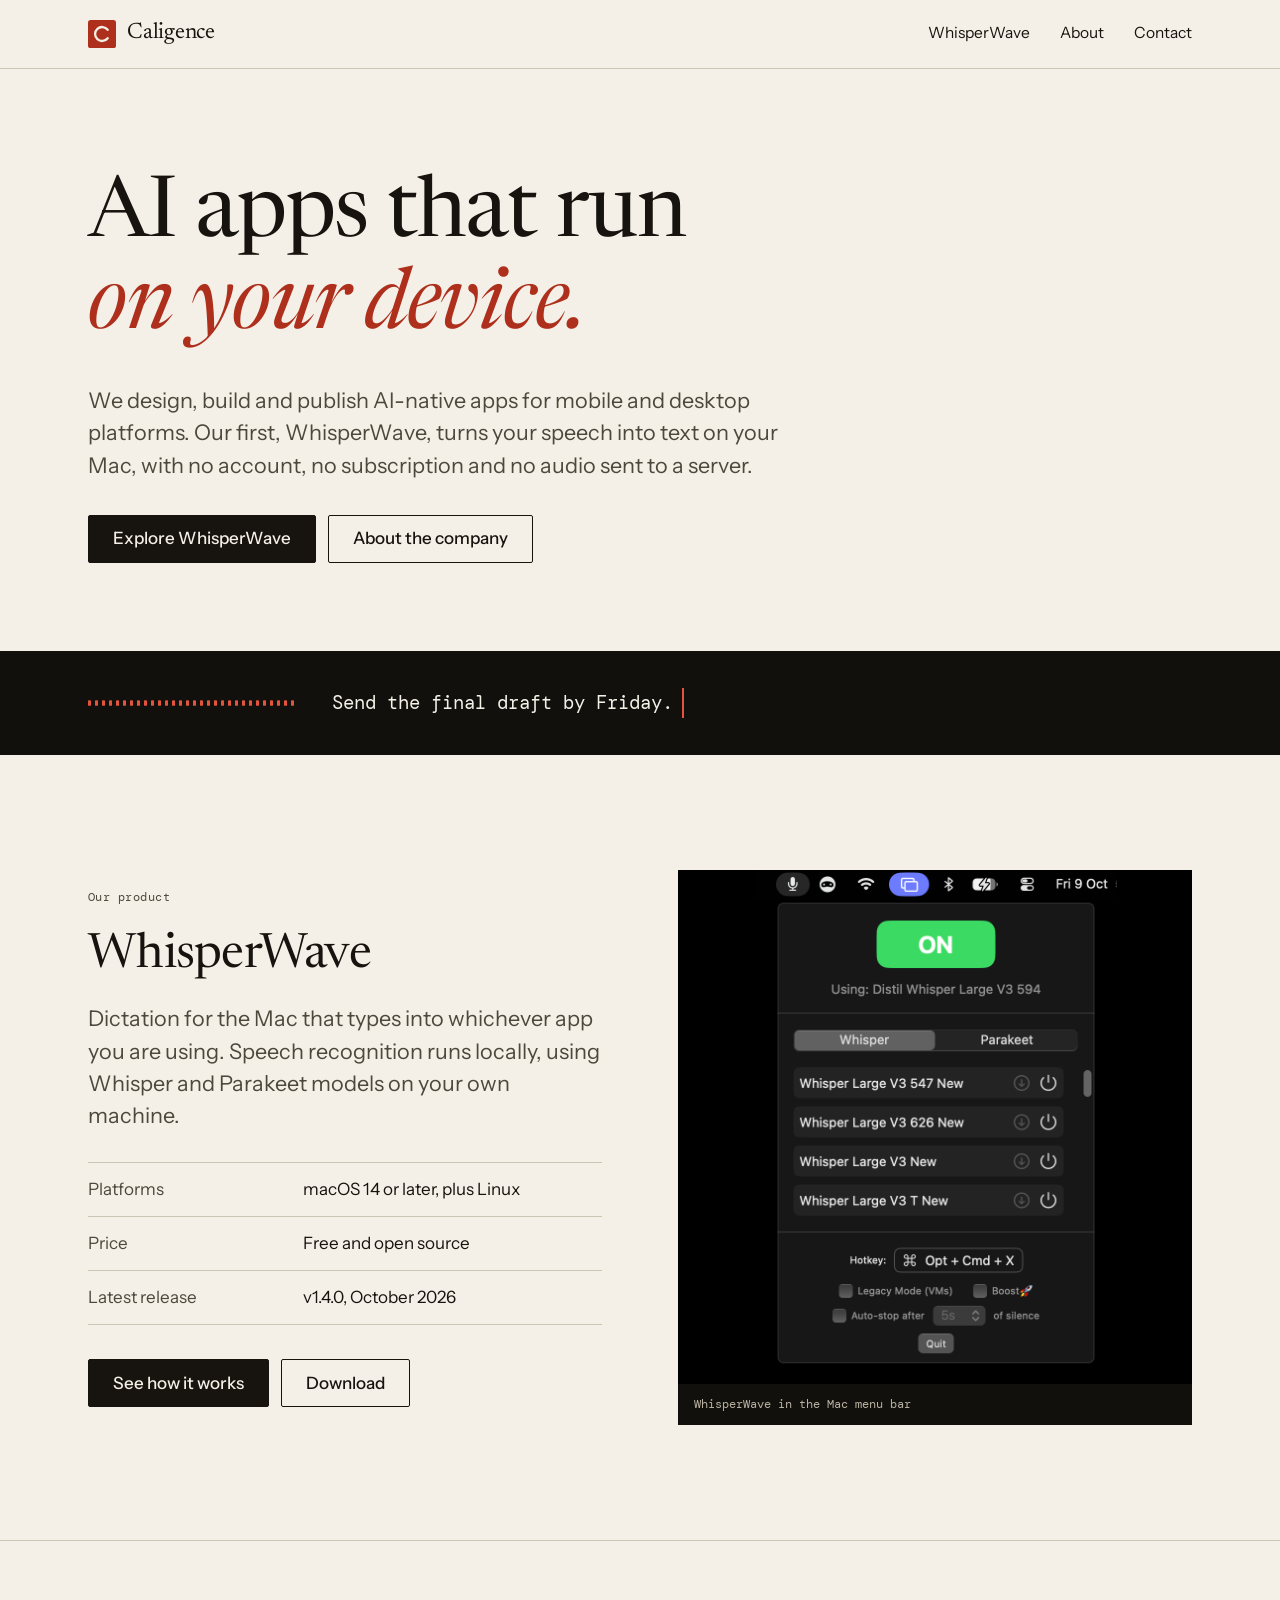
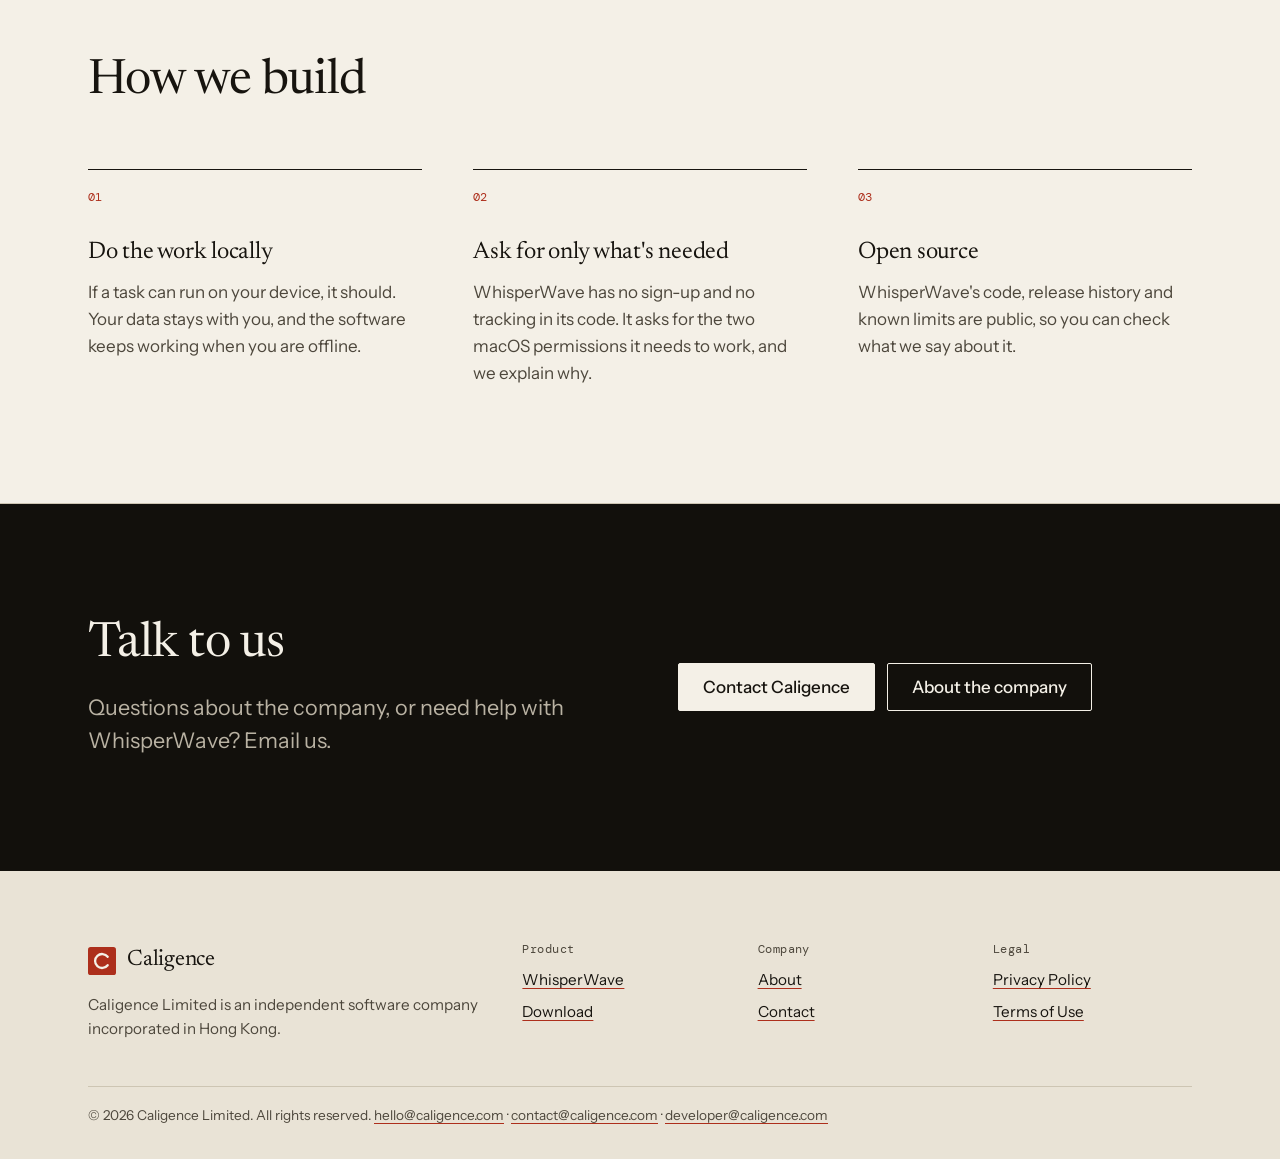
<file: index.html>
<!DOCTYPE html>
<html lang="en">

<head>
    <meta charset="UTF-8">
    <meta name="viewport" content="width=device-width, initial-scale=1">
    <title>Caligence Limited | AI apps that run on your device</title>
    <meta name="description" content="Caligence Limited is an independent software company incorporated in Hong Kong and the maker of WhisperWave, private on-device dictation for Mac.">
    <link rel="canonical" href="https://caligence.com/">
    <meta property="og:title" content="Caligence Limited | AI apps that run on your device">
    <meta property="og:description" content="Caligence Limited is an independent software company incorporated in Hong Kong and the maker of WhisperWave, private on-device dictation for Mac.">
    <meta property="og:type" content="website">
    <meta property="og:url" content="https://caligence.com/">
    <link rel="icon" href="favicon.svg" type="image/svg+xml">
    <link rel="preconnect" href="https://fonts.googleapis.com">
    <link rel="preconnect" href="https://fonts.gstatic.com" crossorigin>
    <link href="https://fonts.googleapis.com/css2?family=DM+Mono&family=Instrument+Sans:wght@400;500;600&family=Newsreader:ital,opsz,wght@0,6..72,400;1,6..72,400&display=swap" rel="stylesheet">
    <link rel="stylesheet" href="style.css">
    <script type="application/ld+json">{"@context":"https://schema.org","@type":"Organization","name":"Caligence Limited","url":"https://caligence.com/","email":"contact@caligence.com","address":{"@type":"PostalAddress","addressCountry":"HK"}}</script>
</head>

<body>
    <a class="skip" href="#main">Skip to content</a>
    <header class="site-header">
        <div class="wrap">
            <a class="brand" href="./" aria-label="Caligence home"><svg class="seal" viewBox="0 0 32 32" aria-hidden="true"><rect width="32" height="32" rx="3" fill="#ad2f1c"/><path d="M22.5 11.2A8 8 0 1 0 22.5 20.8" fill="none" stroke="#f4f0e7" stroke-width="2.6" stroke-linecap="round"/></svg><span>Caligence</span></a>
            <button class="nav-toggle" type="button" aria-label="Menu" aria-expanded="false" aria-controls="site-nav">
                <svg width="24" height="24" viewBox="0 0 24 24" fill="none" stroke="currentColor" stroke-width="1.6" aria-hidden="true"><path d="M3 8h18M3 16h18"/></svg>
            </button>
            <nav class="site-nav" id="site-nav" aria-label="Main">
                <a href="whisperwave/">WhisperWave</a>
                <a href="about/">About</a>
                <a href="contact/">Contact</a>
            </nav>
        </div>
    </header>

    <main id="main">
        <section class="hero">
            <div class="wrap">
                <h1>AI apps that run <em>on your device.</em></h1>
                <p class="lead">We design, build and publish AI-native apps for mobile and desktop platforms. Our first, WhisperWave, turns your speech into text on your Mac, with no account, no subscription and no audio sent to a server.</p>
                <div class="actions">
                    <a class="btn btn-solid" href="whisperwave/">Explore WhisperWave</a>
                    <a class="btn btn-line" href="about/">About the company</a>
                </div>
            </div>
        </section>

        <div class="ribbon" aria-hidden="true">
            <div class="wrap">
                <div class="bars"><i style="--n:0"></i><i style="--n:7"></i><i style="--n:14"></i><i style="--n:21"></i><i style="--n:5"></i><i style="--n:12"></i><i style="--n:19"></i><i style="--n:3"></i><i style="--n:10"></i><i style="--n:17"></i><i style="--n:1"></i><i style="--n:8"></i><i style="--n:15"></i><i style="--n:22"></i><i style="--n:6"></i><i style="--n:13"></i><i style="--n:20"></i><i style="--n:4"></i><i style="--n:11"></i><i style="--n:18"></i><i style="--n:2"></i><i style="--n:9"></i><i style="--n:16"></i><i style="--n:0"></i><i style="--n:7"></i><i style="--n:14"></i><i style="--n:21"></i><i style="--n:5"></i><i style="--n:12"></i><i style="--n:19"></i></div>
                <span class="typed">Send the final draft by Friday.</span>
            </div>
        </div>

        <section class="section">
            <div class="wrap feature">
                <div>
                    <p class="eyebrow">Our product</p>
                    <h2>WhisperWave</h2>
                    <p class="lead" style="margin-top:20px">Dictation for the Mac that types into whichever app you are using. Speech recognition runs locally, using Whisper and Parakeet models on your own machine.</p>
                    <dl class="facts">
                        <div><dt>Platforms</dt><dd>macOS 14 or later, plus Linux</dd></div>
                        <div><dt>Price</dt><dd>Free and open source</dd></div>
                        <div><dt>Latest release</dt><dd>v1.4.0, October 2026</dd></div>
                    </dl>
                    <div class="actions">
                        <a class="btn btn-solid" href="whisperwave/">See how it works</a>
                        <a class="btn btn-line" href="https://github.com/panks/wispr-wave/releases/latest">Download</a>
                    </div>
                </div>
                <figure class="shot">
                    <img src="whisperwave/assets/menu-ss.png" width="1038" height="1038" loading="lazy" alt="The WhisperWave menu bar panel, with an on and off switch, Whisper and Parakeet engine tabs, a model list, hotkey setting and mode options.">
                    <figcaption>WhisperWave in the Mac menu bar</figcaption>
                </figure>
            </div>
        </section>

        <section class="section">
            <div class="wrap">
                <div class="section-head">
                    <h2>How we build</h2>
                </div>
                <div class="columns">
                    <div>
                        <span class="num">01</span>
                        <h3>Do the work locally</h3>
                        <p>If a task can run on your device, it should. Your data stays with you, and the software keeps working when you are offline.</p>
                    </div>
                    <div>
                        <span class="num">02</span>
                        <h3>Ask for only what's needed</h3>
                        <p>WhisperWave has no sign-up and no tracking in its code. It asks for the two macOS permissions it needs to work, and we explain why.</p>
                    </div>
                    <div>
                        <span class="num">03</span>
                        <h3>Open source</h3>
                        <p>WhisperWave's code, release history and known limits are public, so you can check what we say about it.</p>
                    </div>
                </div>
            </div>
        </section>

        <section class="section band">
            <div class="wrap feature">
                <div>
                    <h2>Talk to us</h2>
                    <p class="lead" style="margin-top:20px">Questions about the company, or need help with WhisperWave? Email us.</p>
                </div>
                <div class="actions" style="margin-top:0">
                    <a class="btn btn-solid" href="contact/">Contact Caligence</a>
                    <a class="btn btn-line" href="about/">About the company</a>
                </div>
            </div>
        </section>
    </main>

    <footer class="site-footer">
        <div class="wrap">
            <div class="footer-grid">
                <div class="footer-about">
                    <a class="brand" href="./"><svg class="seal" viewBox="0 0 32 32" aria-hidden="true"><rect width="32" height="32" rx="3" fill="#ad2f1c"/><path d="M22.5 11.2A8 8 0 1 0 22.5 20.8" fill="none" stroke="#f4f0e7" stroke-width="2.6" stroke-linecap="round"/></svg><span>Caligence</span></a>
                    <p>Caligence Limited is an independent software company incorporated in Hong Kong.</p>
                </div>
                <div>
                    <h2>Product</h2>
                    <ul>
                        <li><a href="whisperwave/">WhisperWave</a></li>
                        <li><a href="https://github.com/panks/wispr-wave/releases/latest">Download</a></li>
                    </ul>
                </div>
                <div>
                    <h2>Company</h2>
                    <ul>
                        <li><a href="about/">About</a></li>
                        <li><a href="contact/">Contact</a></li>
                    </ul>
                </div>
                <div>
                    <h2>Legal</h2>
                    <ul>
                        <li><a href="privacy/">Privacy Policy</a></li>
                        <li><a href="terms/">Terms of Use</a></li>
                    </ul>
                </div>
            </div>
            <p class="footer-legal">&copy; 2026 Caligence Limited. All rights reserved. <a href="mailto:hello@caligence.com">hello@caligence.com</a> &middot; <a href="mailto:contact@caligence.com">contact@caligence.com</a> &middot; <a href="mailto:developer@caligence.com">developer@caligence.com</a></p>
        </div>
    </footer>

    <script src="script.js"></script>
</body>

</html>
</file>
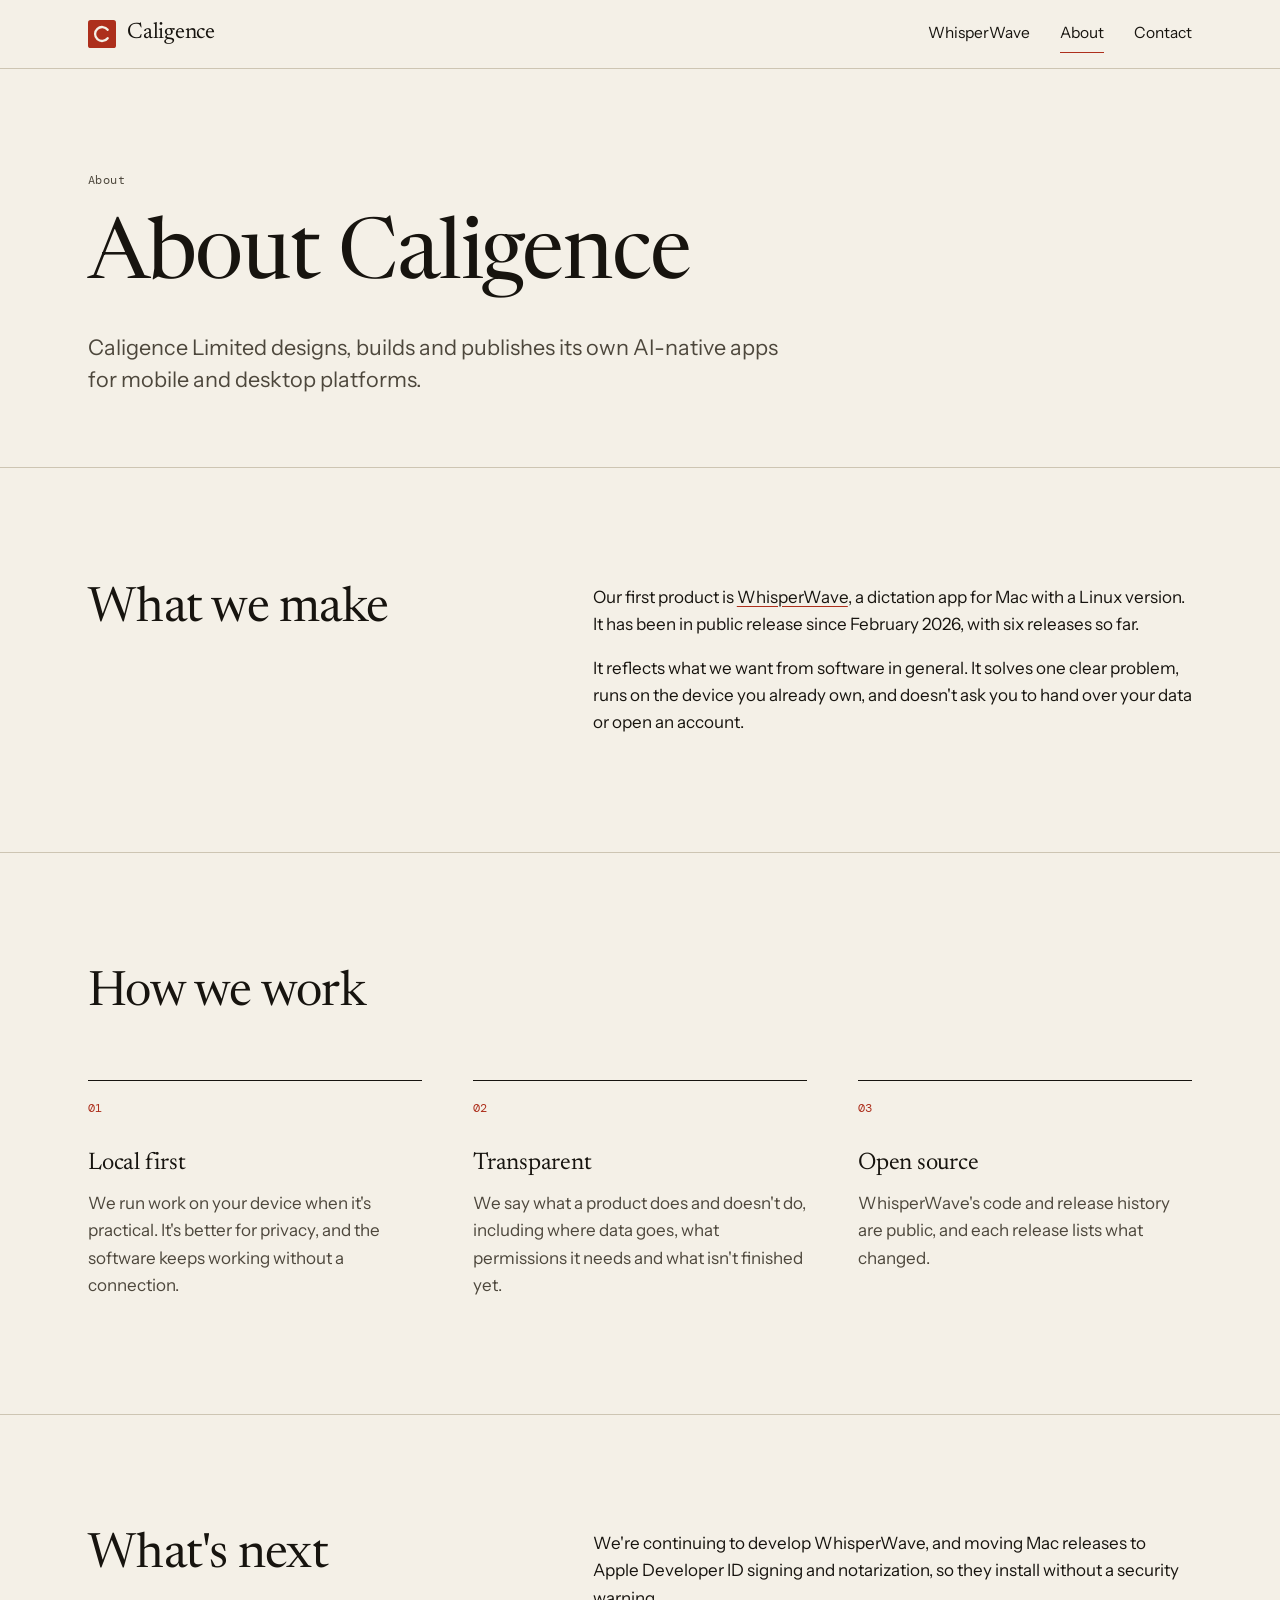
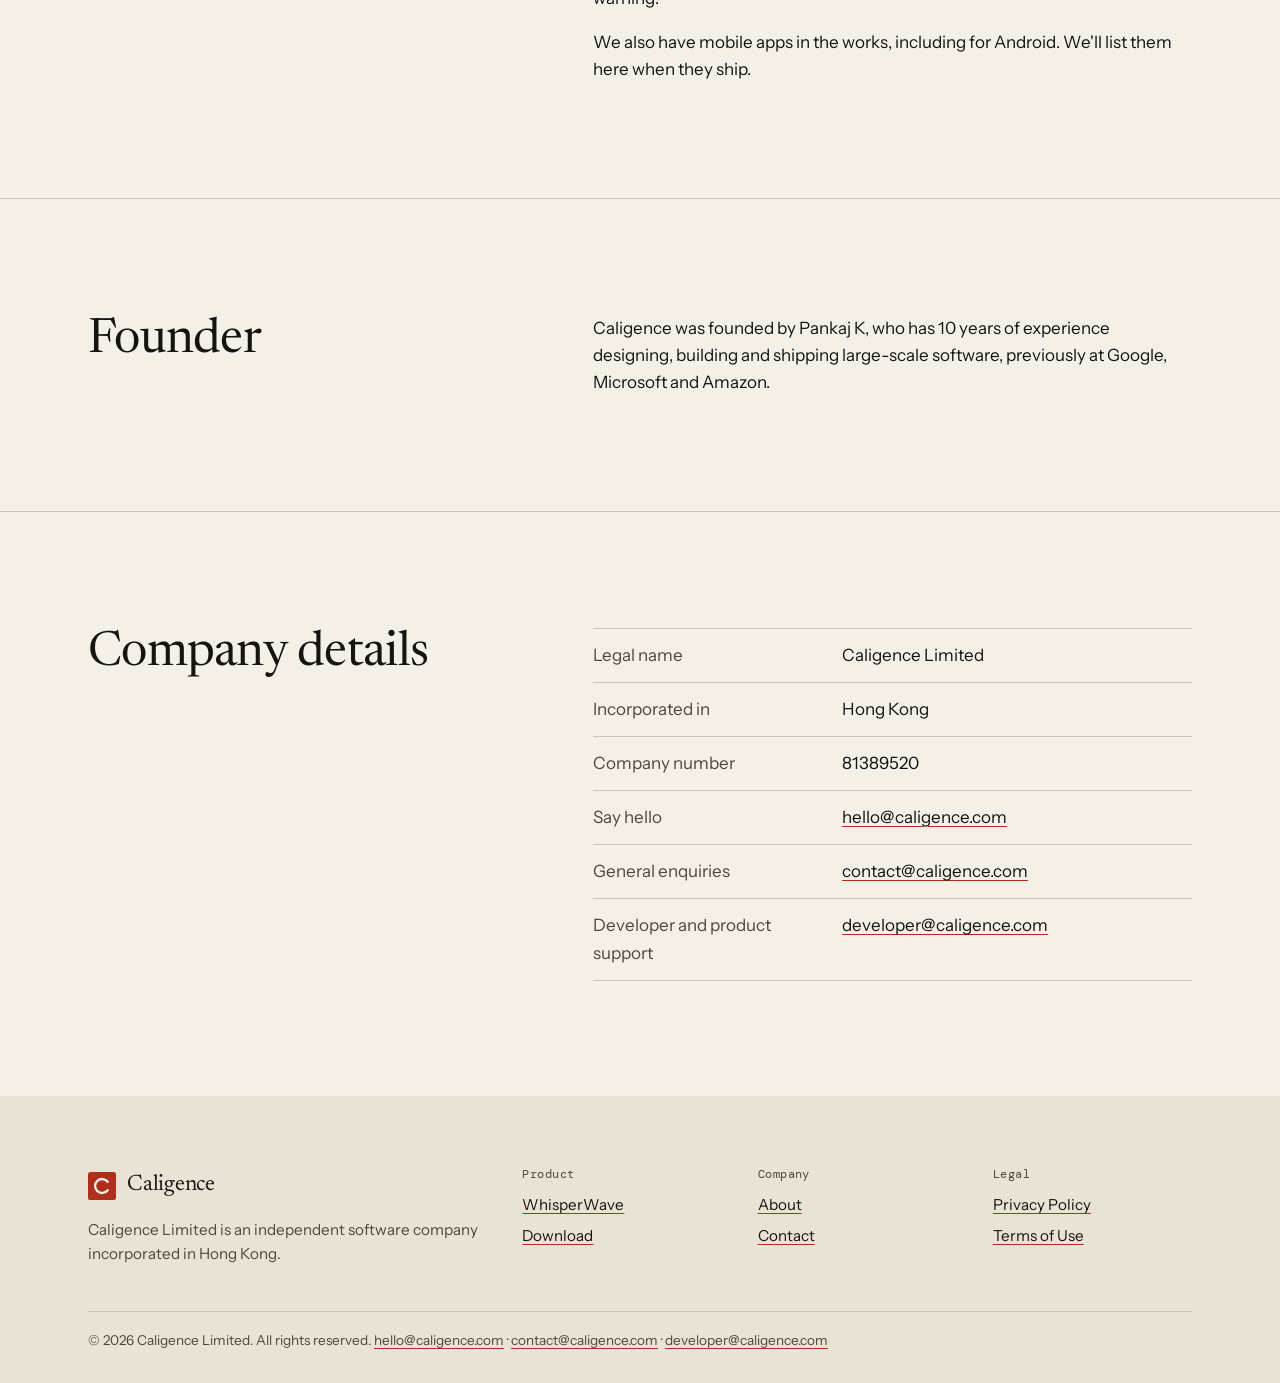
<file: about/index.html>
<!DOCTYPE html>
<html lang="en">

<head>
    <meta charset="UTF-8">
    <meta name="viewport" content="width=device-width, initial-scale=1">
    <title>About | Caligence Limited</title>
    <meta name="description" content="Caligence Limited is an independent software company incorporated in Hong Kong. Learn what we make, how we work and what comes next.">
    <link rel="canonical" href="https://caligence.com/about/">
    <meta property="og:title" content="About | Caligence Limited">
    <meta property="og:description" content="Caligence Limited is an independent software company incorporated in Hong Kong. Learn what we make, how we work and what comes next.">
    <meta property="og:type" content="website">
    <meta property="og:url" content="https://caligence.com/about/">
    <link rel="icon" href="../favicon.svg" type="image/svg+xml">
    <link rel="preconnect" href="https://fonts.googleapis.com">
    <link rel="preconnect" href="https://fonts.gstatic.com" crossorigin>
    <link href="https://fonts.googleapis.com/css2?family=DM+Mono&family=Instrument+Sans:wght@400;500;600&family=Newsreader:ital,opsz,wght@0,6..72,400;1,6..72,400&display=swap" rel="stylesheet">
    <link rel="stylesheet" href="../style.css">
    <script type="application/ld+json">{"@context":"https://schema.org","@type":"Organization","name":"Caligence Limited","url":"https://caligence.com/","email":"contact@caligence.com","address":{"@type":"PostalAddress","addressCountry":"HK"}}</script>
</head>

<body>
    <a class="skip" href="#main">Skip to content</a>
    <header class="site-header">
        <div class="wrap">
            <a class="brand" href="../" aria-label="Caligence home"><svg class="seal" viewBox="0 0 32 32" aria-hidden="true"><rect width="32" height="32" rx="3" fill="#ad2f1c"/><path d="M22.5 11.2A8 8 0 1 0 22.5 20.8" fill="none" stroke="#f4f0e7" stroke-width="2.6" stroke-linecap="round"/></svg><span>Caligence</span></a>
            <button class="nav-toggle" type="button" aria-label="Menu" aria-expanded="false" aria-controls="site-nav">
                <svg width="24" height="24" viewBox="0 0 24 24" fill="none" stroke="currentColor" stroke-width="1.6" aria-hidden="true"><path d="M3 8h18M3 16h18"/></svg>
            </button>
            <nav class="site-nav" id="site-nav" aria-label="Main">
                <a href="../whisperwave/">WhisperWave</a>
                <a href="../about/" aria-current="page">About</a>
                <a href="../contact/">Contact</a>
            </nav>
        </div>
    </header>

    <main id="main">
        <section class="page-head">
            <div class="wrap">
                <p class="eyebrow">About</p>
                <h1>About Caligence</h1>
                <p class="lead">Caligence Limited designs, builds and publishes its own AI-native apps for mobile and desktop platforms.</p>
            </div>
        </section>

        <section class="section">
            <div class="wrap split">
                <h2>What we make</h2>
                <div>
                    <p>Our first product is <a href="../whisperwave/">WhisperWave</a>, a dictation app for Mac with a Linux version. It has been in public release since February 2026, with six releases so far.</p>
                    <p>It reflects what we want from software in general. It solves one clear problem, runs on the device you already own, and doesn't ask you to hand over your data or open an account.</p>
                </div>
            </div>
        </section>

        <section class="section">
            <div class="wrap">
                <div class="section-head"><h2>How we work</h2></div>
                <div class="columns">
                    <div><span class="num">01</span><h3>Local first</h3><p>We run work on your device when it's practical. It's better for privacy, and the software keeps working without a connection.</p></div>
                    <div><span class="num">02</span><h3>Transparent</h3><p>We say what a product does and doesn't do, including where data goes, what permissions it needs and what isn't finished yet.</p></div>
                    <div><span class="num">03</span><h3>Open source</h3><p>WhisperWave's code and release history are public, and each release lists what changed.</p></div>
                </div>
            </div>
        </section>

        <section class="section">
            <div class="wrap split">
                <h2>What's next</h2>
                <div>
                    <p>We're continuing to develop WhisperWave, and moving Mac releases to Apple Developer ID signing and notarization, so they install without a security warning.</p>
                    <p>We also have mobile apps in the works, including for Android. We'll list them here when they ship.</p>
                </div>
            </div>
        </section>

        <section class="section">
            <div class="wrap split">
                <h2>Founder</h2>
                <div>
                    <p>Caligence was founded by Pankaj K, who has 10 years of experience designing, building and shipping large-scale software, previously at Google, Microsoft and Amazon.</p>
                </div>
            </div>
        </section>

        <section class="section">
            <div class="wrap split">
                <h2>Company details</h2>
                <div>
                    <dl class="facts">
                        <div><dt>Legal name</dt><dd>Caligence Limited</dd></div>
                        <div><dt>Incorporated in</dt><dd>Hong Kong</dd></div>
                        <div><dt>Company number</dt><dd>81389520</dd></div>
                        <!-- Optional. Use exactly what appears on the company's registration and D-U-N-S records.
                        <div><dt>Registered office</dt><dd>ADD REGISTERED ADDRESS</dd></div>
                        -->
                        <div><dt>Say hello</dt><dd><a href="mailto:hello@caligence.com">hello@caligence.com</a></dd></div>
                        <div><dt>General enquiries</dt><dd><a href="mailto:contact@caligence.com">contact@caligence.com</a></dd></div>
                        <div><dt>Developer and product support</dt><dd><a href="mailto:developer@caligence.com">developer@caligence.com</a></dd></div>
                    </dl>
                </div>
            </div>
        </section>
    </main>

    <footer class="site-footer">
        <div class="wrap">
            <div class="footer-grid">
                <div class="footer-about">
                    <a class="brand" href="../"><svg class="seal" viewBox="0 0 32 32" aria-hidden="true"><rect width="32" height="32" rx="3" fill="#ad2f1c"/><path d="M22.5 11.2A8 8 0 1 0 22.5 20.8" fill="none" stroke="#f4f0e7" stroke-width="2.6" stroke-linecap="round"/></svg><span>Caligence</span></a>
                    <p>Caligence Limited is an independent software company incorporated in Hong Kong.</p>
                </div>
                <div>
                    <h2>Product</h2>
                    <ul>
                        <li><a href="../whisperwave/">WhisperWave</a></li>
                        <li><a href="https://github.com/panks/wispr-wave/releases/latest">Download</a></li>
                    </ul>
                </div>
                <div>
                    <h2>Company</h2>
                    <ul>
                        <li><a href="../about/">About</a></li>
                        <li><a href="../contact/">Contact</a></li>
                    </ul>
                </div>
                <div>
                    <h2>Legal</h2>
                    <ul>
                        <li><a href="../privacy/">Privacy Policy</a></li>
                        <li><a href="../terms/">Terms of Use</a></li>
                    </ul>
                </div>
            </div>
            <p class="footer-legal">&copy; 2026 Caligence Limited. All rights reserved. <a href="mailto:hello@caligence.com">hello@caligence.com</a> &middot; <a href="mailto:contact@caligence.com">contact@caligence.com</a> &middot; <a href="mailto:developer@caligence.com">developer@caligence.com</a></p>
        </div>
    </footer>

    <script src="../script.js"></script>
</body>

</html>
</file>
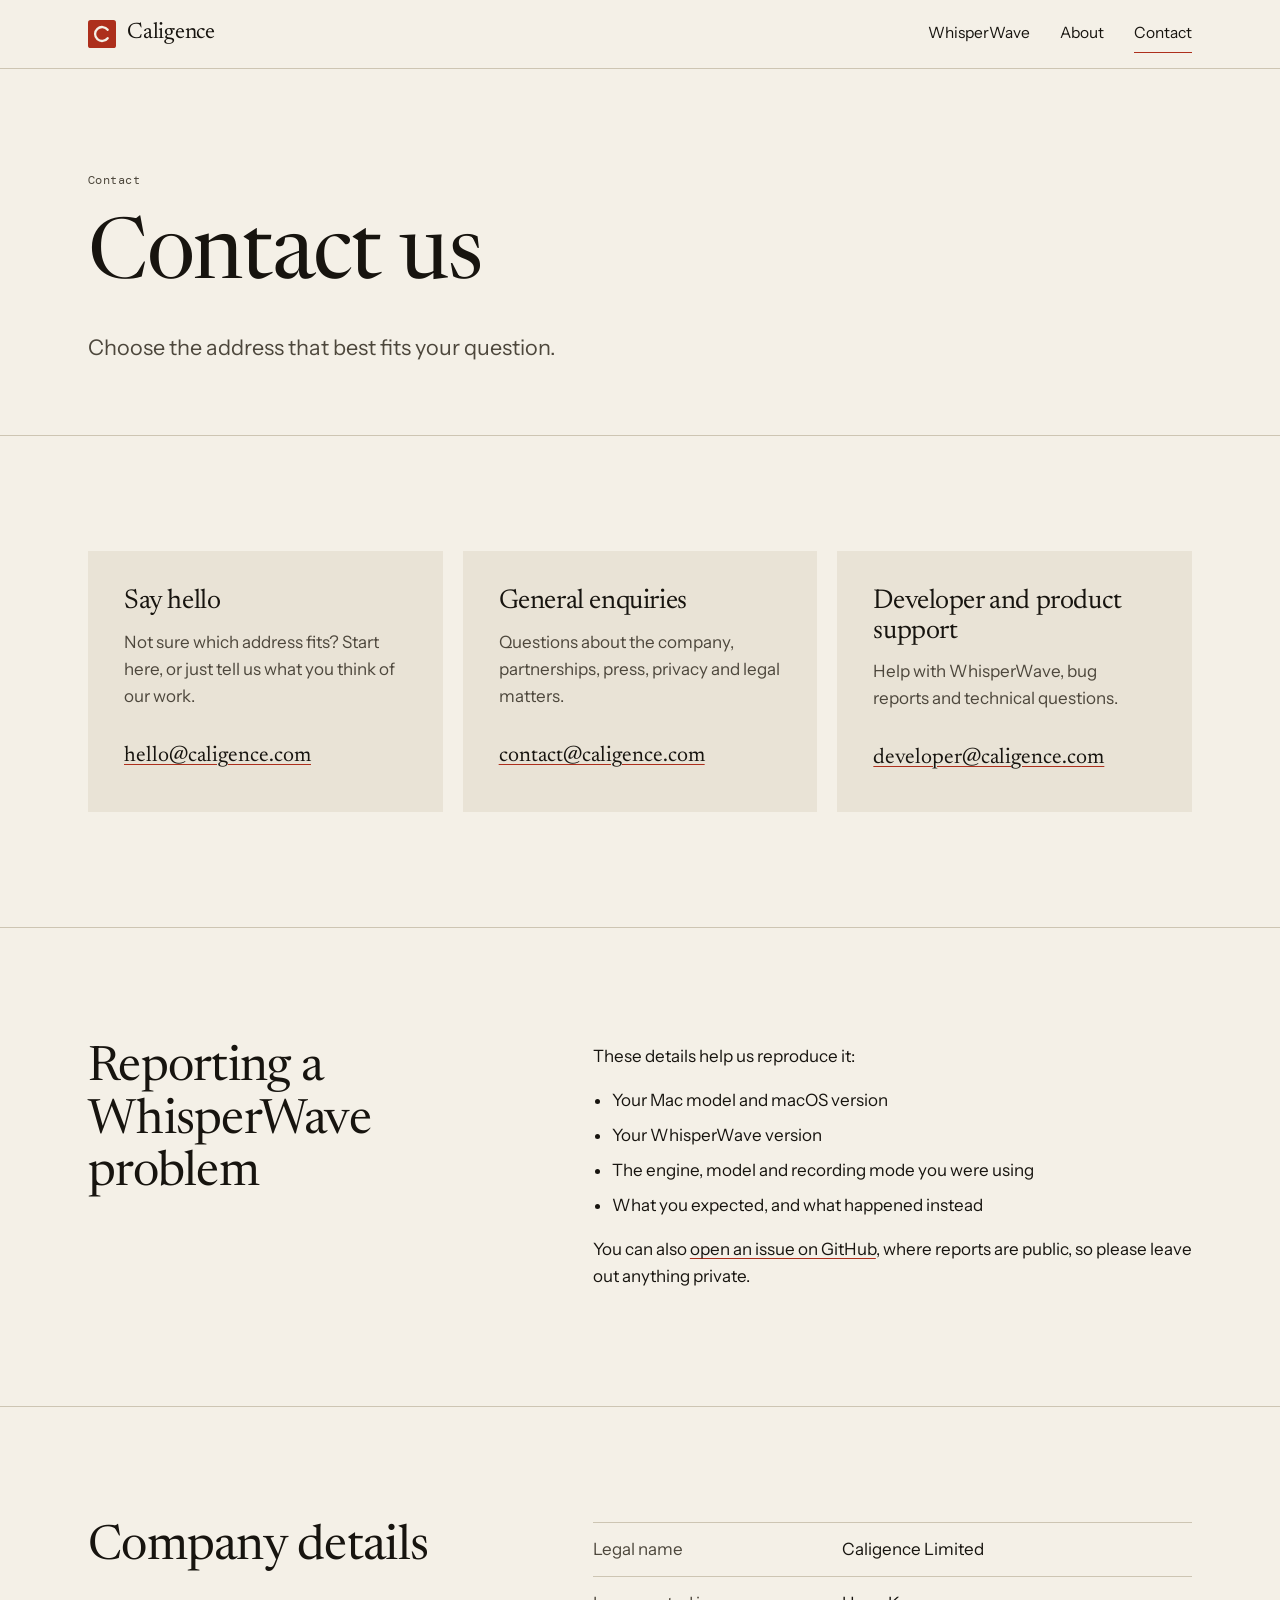
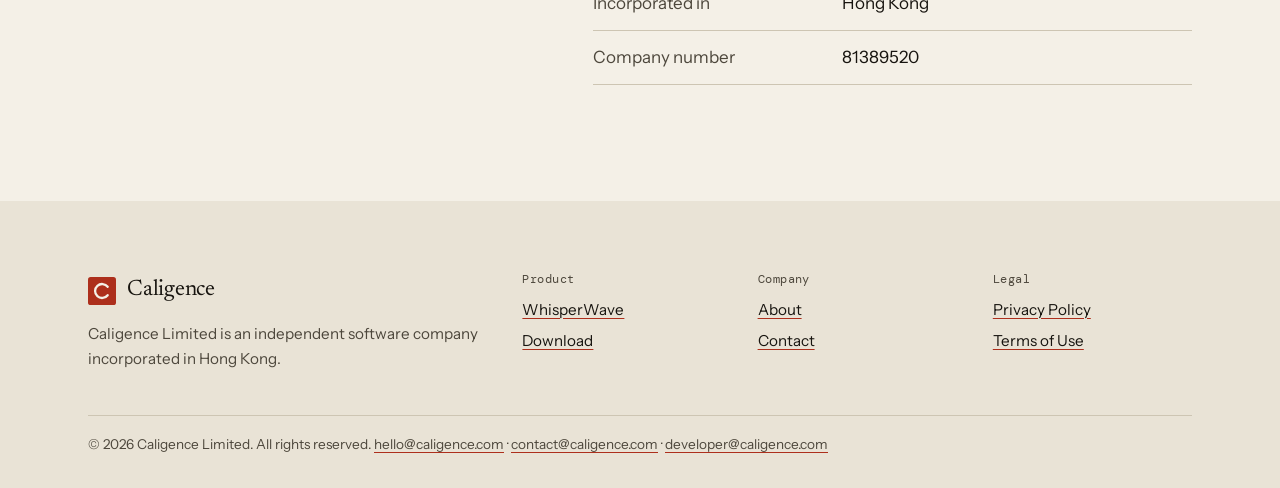
<file: contact/index.html>
<!DOCTYPE html>
<html lang="en">

<head>
    <meta charset="UTF-8">
    <meta name="viewport" content="width=device-width, initial-scale=1">
    <title>Contact | Caligence Limited</title>
    <meta name="description" content="Contact Caligence Limited. Email hello@caligence.com to say hello, contact@caligence.com for general enquiries or developer@caligence.com for developer and WhisperWave support.">
    <link rel="canonical" href="https://caligence.com/contact/">
    <meta property="og:title" content="Contact | Caligence Limited">
    <meta property="og:description" content="Contact Caligence Limited. Email hello@caligence.com to say hello, contact@caligence.com for general enquiries or developer@caligence.com for developer and WhisperWave support.">
    <meta property="og:type" content="website">
    <meta property="og:url" content="https://caligence.com/contact/">
    <link rel="icon" href="../favicon.svg" type="image/svg+xml">
    <link rel="preconnect" href="https://fonts.googleapis.com">
    <link rel="preconnect" href="https://fonts.gstatic.com" crossorigin>
    <link href="https://fonts.googleapis.com/css2?family=DM+Mono&family=Instrument+Sans:wght@400;500;600&family=Newsreader:ital,opsz,wght@0,6..72,400;1,6..72,400&display=swap" rel="stylesheet">
    <link rel="stylesheet" href="../style.css">
    <script type="application/ld+json">{"@context":"https://schema.org","@type":"Organization","name":"Caligence Limited","url":"https://caligence.com/","email":"contact@caligence.com","address":{"@type":"PostalAddress","addressCountry":"HK"}}</script>
</head>

<body>
    <a class="skip" href="#main">Skip to content</a>
    <header class="site-header">
        <div class="wrap">
            <a class="brand" href="../" aria-label="Caligence home"><svg class="seal" viewBox="0 0 32 32" aria-hidden="true"><rect width="32" height="32" rx="3" fill="#ad2f1c"/><path d="M22.5 11.2A8 8 0 1 0 22.5 20.8" fill="none" stroke="#f4f0e7" stroke-width="2.6" stroke-linecap="round"/></svg><span>Caligence</span></a>
            <button class="nav-toggle" type="button" aria-label="Menu" aria-expanded="false" aria-controls="site-nav">
                <svg width="24" height="24" viewBox="0 0 24 24" fill="none" stroke="currentColor" stroke-width="1.6" aria-hidden="true"><path d="M3 8h18M3 16h18"/></svg>
            </button>
            <nav class="site-nav" id="site-nav" aria-label="Main">
                <a href="../whisperwave/">WhisperWave</a>
                <a href="../about/">About</a>
                <a href="../contact/" aria-current="page">Contact</a>
            </nav>
        </div>
    </header>

    <main id="main">
        <section class="page-head">
            <div class="wrap">
                <p class="eyebrow">Contact</p>
                <h1>Contact us</h1>
                <p class="lead">Choose the address that best fits your question.</p>
            </div>
        </section>

        <section class="section">
            <div class="wrap">
                <div class="contact-grid">
                    <div class="contact-card">
                        <h2>Say hello</h2>
                        <p class="muted">Not sure which address fits? Start here, or just tell us what you think of our work.</p>
                        <a class="email" href="mailto:hello@caligence.com">hello@caligence.com</a>
                    </div>
                    <div class="contact-card">
                        <h2>General enquiries</h2>
                        <p class="muted">Questions about the company, partnerships, press, privacy and legal matters.</p>
                        <a class="email" href="mailto:contact@caligence.com">contact@caligence.com</a>
                    </div>
                    <div class="contact-card">
                        <h2>Developer and product support</h2>
                        <p class="muted">Help with WhisperWave, bug reports and technical questions.</p>
                        <a class="email" href="mailto:developer@caligence.com">developer@caligence.com</a>
                    </div>
                </div>
            </div>
        </section>

        <section class="section">
            <div class="wrap split">
                <h2>Reporting a WhisperWave problem</h2>
                <div>
                    <p>These details help us reproduce it:</p>
                    <ul class="prose" style="padding-left:1.15em;margin:0 0 1em">
                        <li>Your Mac model and macOS version</li>
                        <li>Your WhisperWave version</li>
                        <li>The engine, model and recording mode you were using</li>
                        <li>What you expected, and what happened instead</li>
                    </ul>
                    <p>You can also <a href="https://github.com/panks/wispr-wave/issues">open an issue on GitHub</a>, where reports are public, so please leave out anything private.</p>
                </div>
            </div>
        </section>

        <section class="section">
            <div class="wrap split">
                <h2>Company details</h2>
                <dl class="facts">
                    <div><dt>Legal name</dt><dd>Caligence Limited</dd></div>
                    <div><dt>Incorporated in</dt><dd>Hong Kong</dd></div>
                    <div><dt>Company number</dt><dd>81389520</dd></div>
                    <!-- Optional. Use exactly what appears on the company's registration and D-U-N-S records.
                    <div><dt>Registered office</dt><dd>ADD REGISTERED ADDRESS</dd></div>
                    -->
                </dl>
            </div>
        </section>
    </main>

    <footer class="site-footer">
        <div class="wrap">
            <div class="footer-grid">
                <div class="footer-about">
                    <a class="brand" href="../"><svg class="seal" viewBox="0 0 32 32" aria-hidden="true"><rect width="32" height="32" rx="3" fill="#ad2f1c"/><path d="M22.5 11.2A8 8 0 1 0 22.5 20.8" fill="none" stroke="#f4f0e7" stroke-width="2.6" stroke-linecap="round"/></svg><span>Caligence</span></a>
                    <p>Caligence Limited is an independent software company incorporated in Hong Kong.</p>
                </div>
                <div>
                    <h2>Product</h2>
                    <ul>
                        <li><a href="../whisperwave/">WhisperWave</a></li>
                        <li><a href="https://github.com/panks/wispr-wave/releases/latest">Download</a></li>
                    </ul>
                </div>
                <div>
                    <h2>Company</h2>
                    <ul>
                        <li><a href="../about/">About</a></li>
                        <li><a href="../contact/">Contact</a></li>
                    </ul>
                </div>
                <div>
                    <h2>Legal</h2>
                    <ul>
                        <li><a href="../privacy/">Privacy Policy</a></li>
                        <li><a href="../terms/">Terms of Use</a></li>
                    </ul>
                </div>
            </div>
            <p class="footer-legal">&copy; 2026 Caligence Limited. All rights reserved. <a href="mailto:hello@caligence.com">hello@caligence.com</a> &middot; <a href="mailto:contact@caligence.com">contact@caligence.com</a> &middot; <a href="mailto:developer@caligence.com">developer@caligence.com</a></p>
        </div>
    </footer>

    <script src="../script.js"></script>
</body>

</html>
</file>
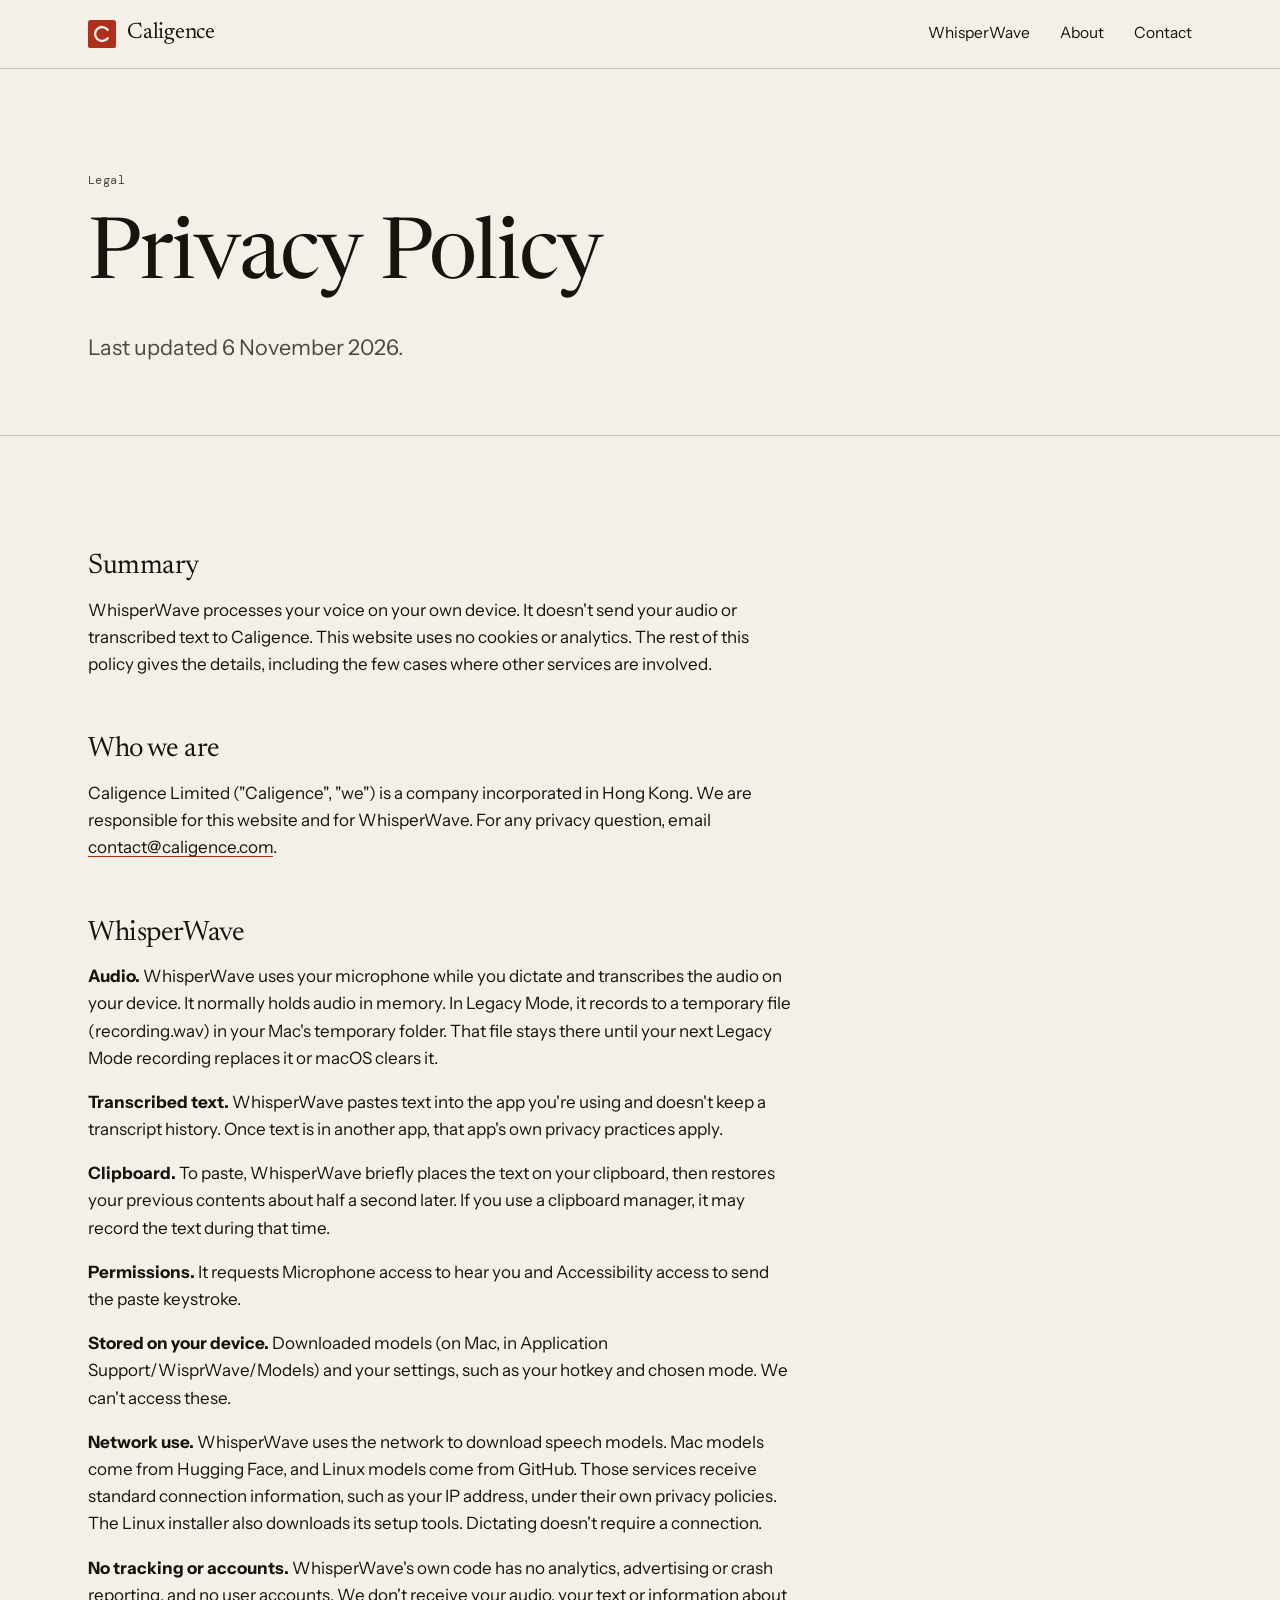
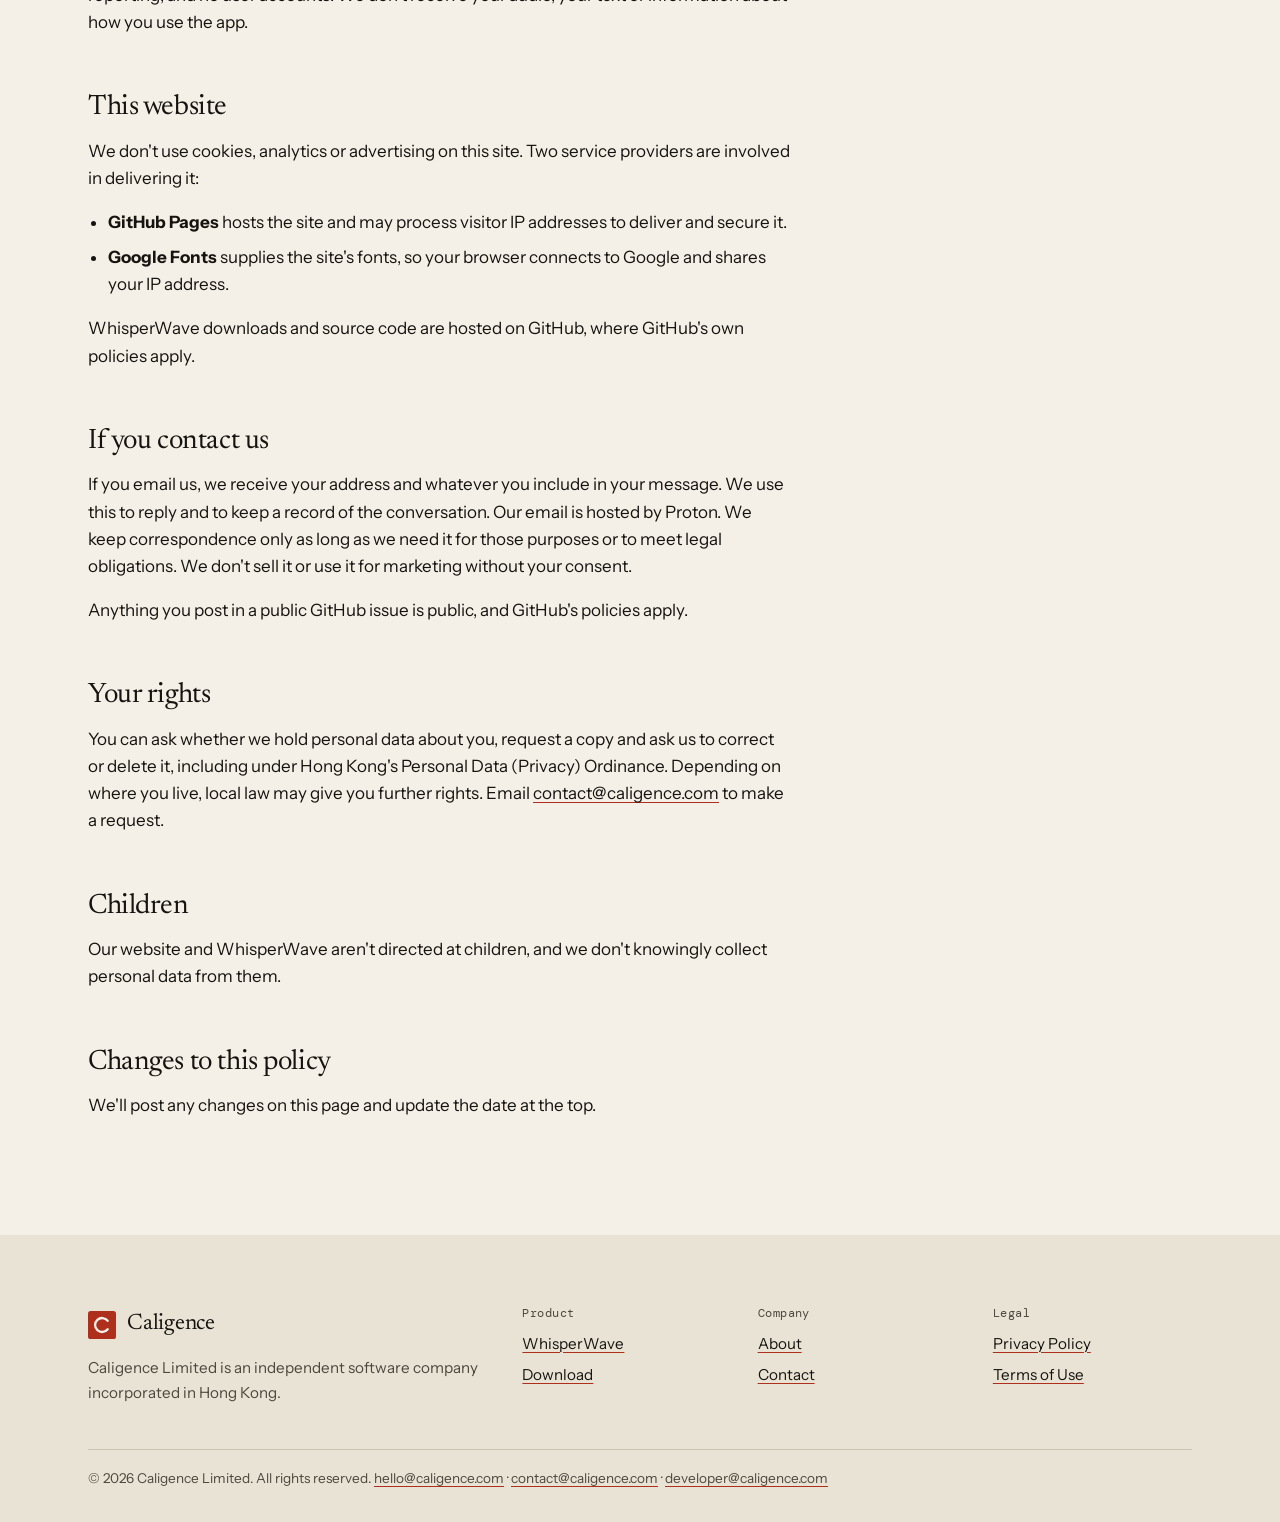
<file: privacy/index.html>
<!DOCTYPE html>
<html lang="en">

<head>
    <meta charset="UTF-8">
    <meta name="viewport" content="width=device-width, initial-scale=1">
    <title>Privacy Policy | Caligence Limited</title>
    <meta name="description" content="How Caligence Limited handles information on its website and in the WhisperWave app. WhisperWave processes your voice on your own device.">
    <link rel="canonical" href="https://caligence.com/privacy/">
    <meta property="og:title" content="Privacy Policy | Caligence Limited">
    <meta property="og:description" content="How Caligence Limited handles information on its website and in the WhisperWave app. WhisperWave processes your voice on your own device.">
    <meta property="og:type" content="website">
    <meta property="og:url" content="https://caligence.com/privacy/">
    <link rel="icon" href="../favicon.svg" type="image/svg+xml">
    <link rel="preconnect" href="https://fonts.googleapis.com">
    <link rel="preconnect" href="https://fonts.gstatic.com" crossorigin>
    <link href="https://fonts.googleapis.com/css2?family=DM+Mono&family=Instrument+Sans:wght@400;500;600&family=Newsreader:ital,opsz,wght@0,6..72,400;1,6..72,400&display=swap" rel="stylesheet">
    <link rel="stylesheet" href="../style.css">
</head>

<body>
    <a class="skip" href="#main">Skip to content</a>
    <header class="site-header">
        <div class="wrap">
            <a class="brand" href="../" aria-label="Caligence home"><svg class="seal" viewBox="0 0 32 32" aria-hidden="true"><rect width="32" height="32" rx="3" fill="#ad2f1c"/><path d="M22.5 11.2A8 8 0 1 0 22.5 20.8" fill="none" stroke="#f4f0e7" stroke-width="2.6" stroke-linecap="round"/></svg><span>Caligence</span></a>
            <button class="nav-toggle" type="button" aria-label="Menu" aria-expanded="false" aria-controls="site-nav">
                <svg width="24" height="24" viewBox="0 0 24 24" fill="none" stroke="currentColor" stroke-width="1.6" aria-hidden="true"><path d="M3 8h18M3 16h18"/></svg>
            </button>
            <nav class="site-nav" id="site-nav" aria-label="Main">
                <a href="../whisperwave/">WhisperWave</a>
                <a href="../about/">About</a>
                <a href="../contact/">Contact</a>
            </nav>
        </div>
    </header>

    <main id="main">
        <section class="page-head">
            <div class="wrap">
                <p class="eyebrow">Legal</p>
                <h1>Privacy Policy</h1>
                <p class="lead">Last updated 6 November 2026.</p>
            </div>
        </section>

        <section class="section">
            <div class="wrap">
                <div class="prose">
                    <h2>Summary</h2>
                    <p>WhisperWave processes your voice on your own device. It doesn't send your audio or transcribed text to Caligence. This website uses no cookies or analytics. The rest of this policy gives the details, including the few cases where other services are involved.</p>

                    <h2>Who we are</h2>
                    <p>Caligence Limited ("Caligence", "we") is a company incorporated in Hong Kong. We are responsible for this website and for WhisperWave. For any privacy question, email <a href="mailto:contact@caligence.com">contact@caligence.com</a>.</p>

                    <h2>WhisperWave</h2>
                    <p><strong>Audio.</strong> WhisperWave uses your microphone while you dictate and transcribes the audio on your device. It normally holds audio in memory. In Legacy Mode, it records to a temporary file (recording.wav) in your Mac's temporary folder. That file stays there until your next Legacy Mode recording replaces it or macOS clears it.</p>
                    <p><strong>Transcribed text.</strong> WhisperWave pastes text into the app you're using and doesn't keep a transcript history. Once text is in another app, that app's own privacy practices apply.</p>
                    <p><strong>Clipboard.</strong> To paste, WhisperWave briefly places the text on your clipboard, then restores your previous contents about half a second later. If you use a clipboard manager, it may record the text during that time.</p>
                    <p><strong>Permissions.</strong> It requests Microphone access to hear you and Accessibility access to send the paste keystroke.</p>
                    <p><strong>Stored on your device.</strong> Downloaded models (on Mac, in Application Support/WisprWave/Models) and your settings, such as your hotkey and chosen mode. We can't access these.</p>
                    <p><strong>Network use.</strong> WhisperWave uses the network to download speech models. Mac models come from Hugging Face, and Linux models come from GitHub. Those services receive standard connection information, such as your IP address, under their own privacy policies. The Linux installer also downloads its setup tools. Dictating doesn't require a connection.</p>
                    <p><strong>No tracking or accounts.</strong> WhisperWave's own code has no analytics, advertising or crash reporting, and no user accounts. We don't receive your audio, your text or information about how you use the app.</p>

                    <h2>This website</h2>
                    <p>We don't use cookies, analytics or advertising on this site. Two service providers are involved in delivering it:</p>
                    <ul>
                        <li><strong>GitHub Pages</strong> hosts the site and may process visitor IP addresses to deliver and secure it.</li>
                        <li><strong>Google Fonts</strong> supplies the site's fonts, so your browser connects to Google and shares your IP address.</li>
                    </ul>
                    <p>WhisperWave downloads and source code are hosted on GitHub, where GitHub's own policies apply.</p>

                    <h2>If you contact us</h2>
                    <p>If you email us, we receive your address and whatever you include in your message. We use this to reply and to keep a record of the conversation. Our email is hosted by Proton. We keep correspondence only as long as we need it for those purposes or to meet legal obligations. We don't sell it or use it for marketing without your consent.</p>
                    <p>Anything you post in a public GitHub issue is public, and GitHub's policies apply.</p>

                    <h2>Your rights</h2>
                    <p>You can ask whether we hold personal data about you, request a copy and ask us to correct or delete it, including under Hong Kong's Personal Data (Privacy) Ordinance. Depending on where you live, local law may give you further rights. Email <a href="mailto:contact@caligence.com">contact@caligence.com</a> to make a request.</p>

                    <h2>Children</h2>
                    <p>Our website and WhisperWave aren't directed at children, and we don't knowingly collect personal data from them.</p>

                    <h2>Changes to this policy</h2>
                    <p>We'll post any changes on this page and update the date at the top.</p>
                </div>
            </div>
        </section>
    </main>

    <footer class="site-footer">
        <div class="wrap">
            <div class="footer-grid">
                <div class="footer-about">
                    <a class="brand" href="../"><svg class="seal" viewBox="0 0 32 32" aria-hidden="true"><rect width="32" height="32" rx="3" fill="#ad2f1c"/><path d="M22.5 11.2A8 8 0 1 0 22.5 20.8" fill="none" stroke="#f4f0e7" stroke-width="2.6" stroke-linecap="round"/></svg><span>Caligence</span></a>
                    <p>Caligence Limited is an independent software company incorporated in Hong Kong.</p>
                </div>
                <div>
                    <h2>Product</h2>
                    <ul>
                        <li><a href="../whisperwave/">WhisperWave</a></li>
                        <li><a href="https://github.com/panks/wispr-wave/releases/latest">Download</a></li>
                    </ul>
                </div>
                <div>
                    <h2>Company</h2>
                    <ul>
                        <li><a href="../about/">About</a></li>
                        <li><a href="../contact/">Contact</a></li>
                    </ul>
                </div>
                <div>
                    <h2>Legal</h2>
                    <ul>
                        <li><a href="../privacy/">Privacy Policy</a></li>
                        <li><a href="../terms/">Terms of Use</a></li>
                    </ul>
                </div>
            </div>
            <p class="footer-legal">&copy; 2026 Caligence Limited. All rights reserved. <a href="mailto:hello@caligence.com">hello@caligence.com</a> &middot; <a href="mailto:contact@caligence.com">contact@caligence.com</a> &middot; <a href="mailto:developer@caligence.com">developer@caligence.com</a></p>
        </div>
    </footer>

    <script src="../script.js"></script>
</body>

</html>
</file>
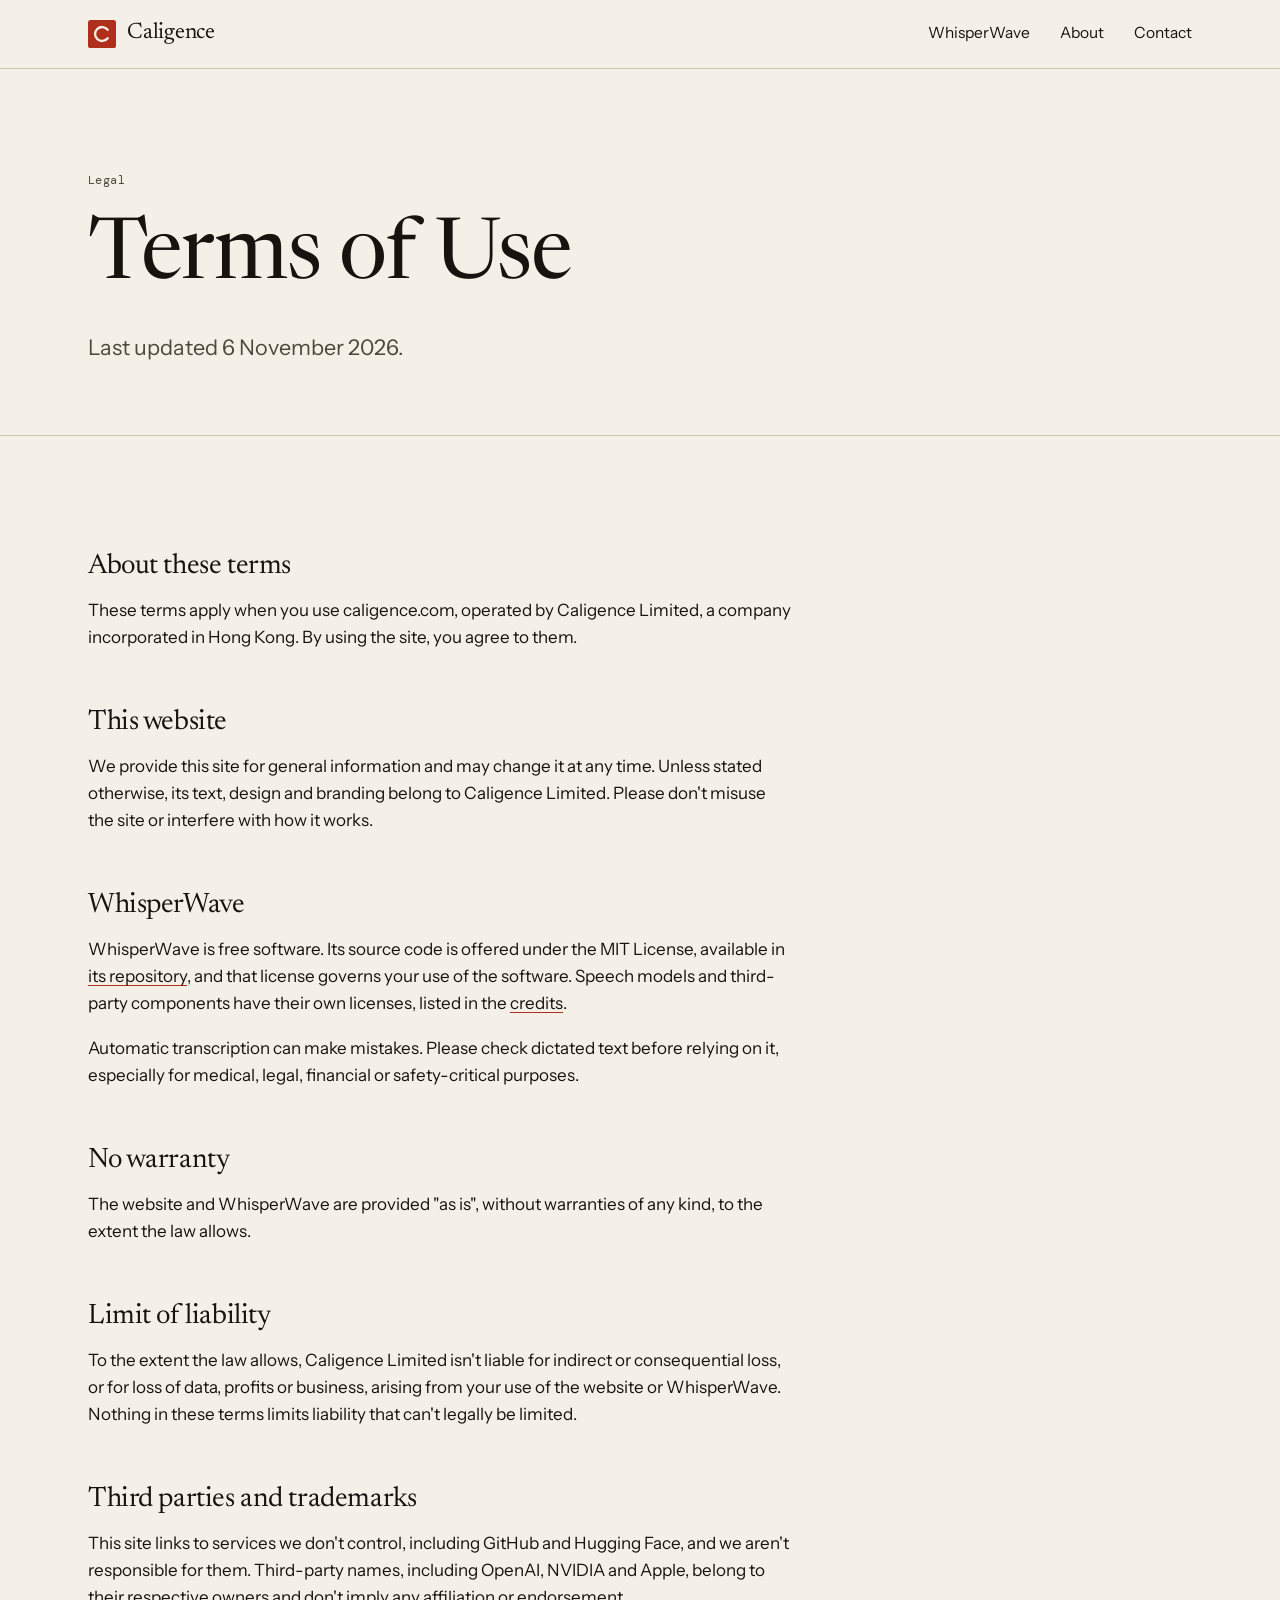
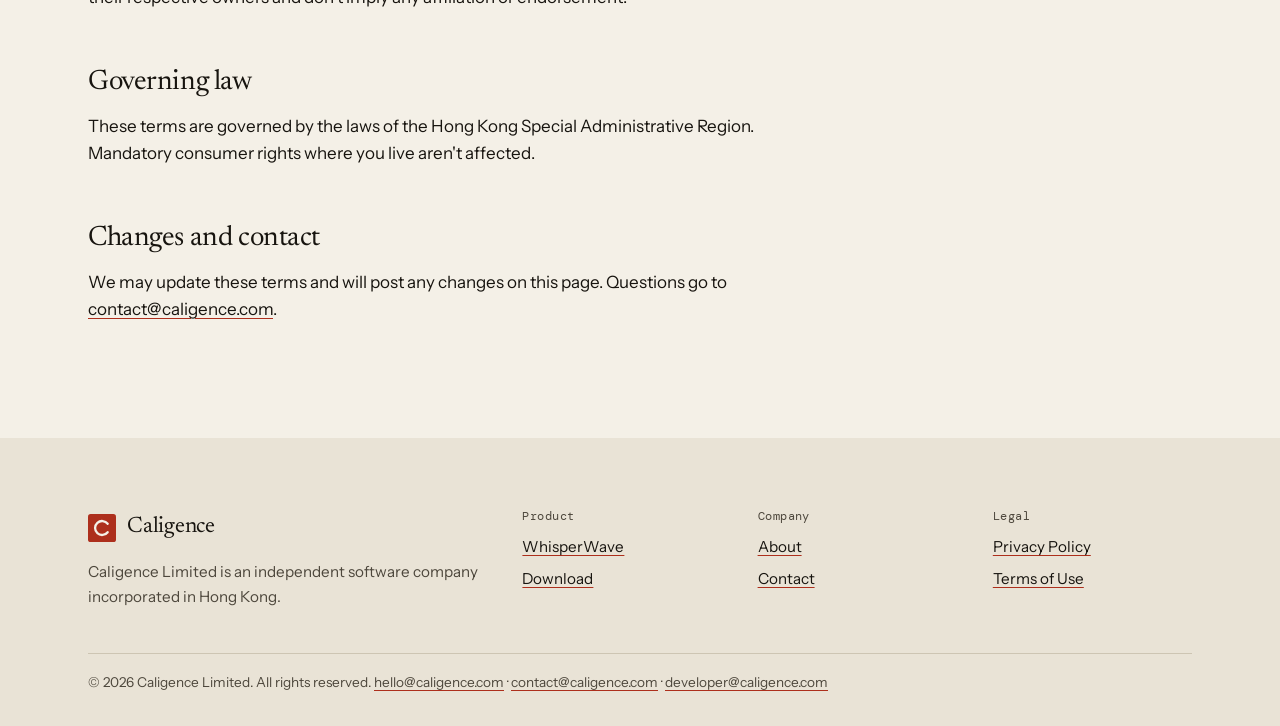
<file: terms/index.html>
<!DOCTYPE html>
<html lang="en">

<head>
    <meta charset="UTF-8">
    <meta name="viewport" content="width=device-width, initial-scale=1">
    <title>Terms of Use | Caligence Limited</title>
    <meta name="description" content="The terms that apply to the Caligence Limited website and to the WhisperWave app.">
    <link rel="canonical" href="https://caligence.com/terms/">
    <meta property="og:title" content="Terms of Use | Caligence Limited">
    <meta property="og:description" content="The terms that apply to the Caligence Limited website and to the WhisperWave app.">
    <meta property="og:type" content="website">
    <meta property="og:url" content="https://caligence.com/terms/">
    <link rel="icon" href="../favicon.svg" type="image/svg+xml">
    <link rel="preconnect" href="https://fonts.googleapis.com">
    <link rel="preconnect" href="https://fonts.gstatic.com" crossorigin>
    <link href="https://fonts.googleapis.com/css2?family=DM+Mono&family=Instrument+Sans:wght@400;500;600&family=Newsreader:ital,opsz,wght@0,6..72,400;1,6..72,400&display=swap" rel="stylesheet">
    <link rel="stylesheet" href="../style.css">
</head>

<body>
    <a class="skip" href="#main">Skip to content</a>
    <header class="site-header">
        <div class="wrap">
            <a class="brand" href="../" aria-label="Caligence home"><svg class="seal" viewBox="0 0 32 32" aria-hidden="true"><rect width="32" height="32" rx="3" fill="#ad2f1c"/><path d="M22.5 11.2A8 8 0 1 0 22.5 20.8" fill="none" stroke="#f4f0e7" stroke-width="2.6" stroke-linecap="round"/></svg><span>Caligence</span></a>
            <button class="nav-toggle" type="button" aria-label="Menu" aria-expanded="false" aria-controls="site-nav">
                <svg width="24" height="24" viewBox="0 0 24 24" fill="none" stroke="currentColor" stroke-width="1.6" aria-hidden="true"><path d="M3 8h18M3 16h18"/></svg>
            </button>
            <nav class="site-nav" id="site-nav" aria-label="Main">
                <a href="../whisperwave/">WhisperWave</a>
                <a href="../about/">About</a>
                <a href="../contact/">Contact</a>
            </nav>
        </div>
    </header>

    <main id="main">
        <section class="page-head">
            <div class="wrap">
                <p class="eyebrow">Legal</p>
                <h1>Terms of Use</h1>
                <p class="lead">Last updated 6 November 2026.</p>
            </div>
        </section>

        <section class="section">
            <div class="wrap">
                <div class="prose">
                    <h2>About these terms</h2>
                    <p>These terms apply when you use caligence.com, operated by Caligence Limited, a company incorporated in Hong Kong. By using the site, you agree to them.</p>

                    <h2>This website</h2>
                    <p>We provide this site for general information and may change it at any time. Unless stated otherwise, its text, design and branding belong to Caligence Limited. Please don't misuse the site or interfere with how it works.</p>

                    <h2>WhisperWave</h2>
                    <p>WhisperWave is free software. Its source code is offered under the MIT License, available in <a href="https://github.com/panks/wispr-wave">its repository</a>, and that license governs your use of the software. Speech models and third-party components have their own licenses, listed in the <a href="../whisperwave/#credits">credits</a>.</p>
                    <p>Automatic transcription can make mistakes. Please check dictated text before relying on it, especially for medical, legal, financial or safety-critical purposes.</p>

                    <h2>No warranty</h2>
                    <p>The website and WhisperWave are provided "as is", without warranties of any kind, to the extent the law allows.</p>

                    <h2>Limit of liability</h2>
                    <p>To the extent the law allows, Caligence Limited isn't liable for indirect or consequential loss, or for loss of data, profits or business, arising from your use of the website or WhisperWave. Nothing in these terms limits liability that can't legally be limited.</p>

                    <h2>Third parties and trademarks</h2>
                    <p>This site links to services we don't control, including GitHub and Hugging Face, and we aren't responsible for them. Third-party names, including OpenAI, NVIDIA and Apple, belong to their respective owners and don't imply any affiliation or endorsement.</p>

                    <h2>Governing law</h2>
                    <p>These terms are governed by the laws of the Hong Kong Special Administrative Region. Mandatory consumer rights where you live aren't affected.</p>

                    <h2>Changes and contact</h2>
                    <p>We may update these terms and will post any changes on this page. Questions go to <a href="mailto:contact@caligence.com">contact@caligence.com</a>.</p>
                </div>
            </div>
        </section>
    </main>

    <footer class="site-footer">
        <div class="wrap">
            <div class="footer-grid">
                <div class="footer-about">
                    <a class="brand" href="../"><svg class="seal" viewBox="0 0 32 32" aria-hidden="true"><rect width="32" height="32" rx="3" fill="#ad2f1c"/><path d="M22.5 11.2A8 8 0 1 0 22.5 20.8" fill="none" stroke="#f4f0e7" stroke-width="2.6" stroke-linecap="round"/></svg><span>Caligence</span></a>
                    <p>Caligence Limited is an independent software company incorporated in Hong Kong.</p>
                </div>
                <div>
                    <h2>Product</h2>
                    <ul>
                        <li><a href="../whisperwave/">WhisperWave</a></li>
                        <li><a href="https://github.com/panks/wispr-wave/releases/latest">Download</a></li>
                    </ul>
                </div>
                <div>
                    <h2>Company</h2>
                    <ul>
                        <li><a href="../about/">About</a></li>
                        <li><a href="../contact/">Contact</a></li>
                    </ul>
                </div>
                <div>
                    <h2>Legal</h2>
                    <ul>
                        <li><a href="../privacy/">Privacy Policy</a></li>
                        <li><a href="../terms/">Terms of Use</a></li>
                    </ul>
                </div>
            </div>
            <p class="footer-legal">&copy; 2026 Caligence Limited. All rights reserved. <a href="mailto:hello@caligence.com">hello@caligence.com</a> &middot; <a href="mailto:contact@caligence.com">contact@caligence.com</a> &middot; <a href="mailto:developer@caligence.com">developer@caligence.com</a></p>
        </div>
    </footer>

    <script src="../script.js"></script>
</body>

</html>
</file>
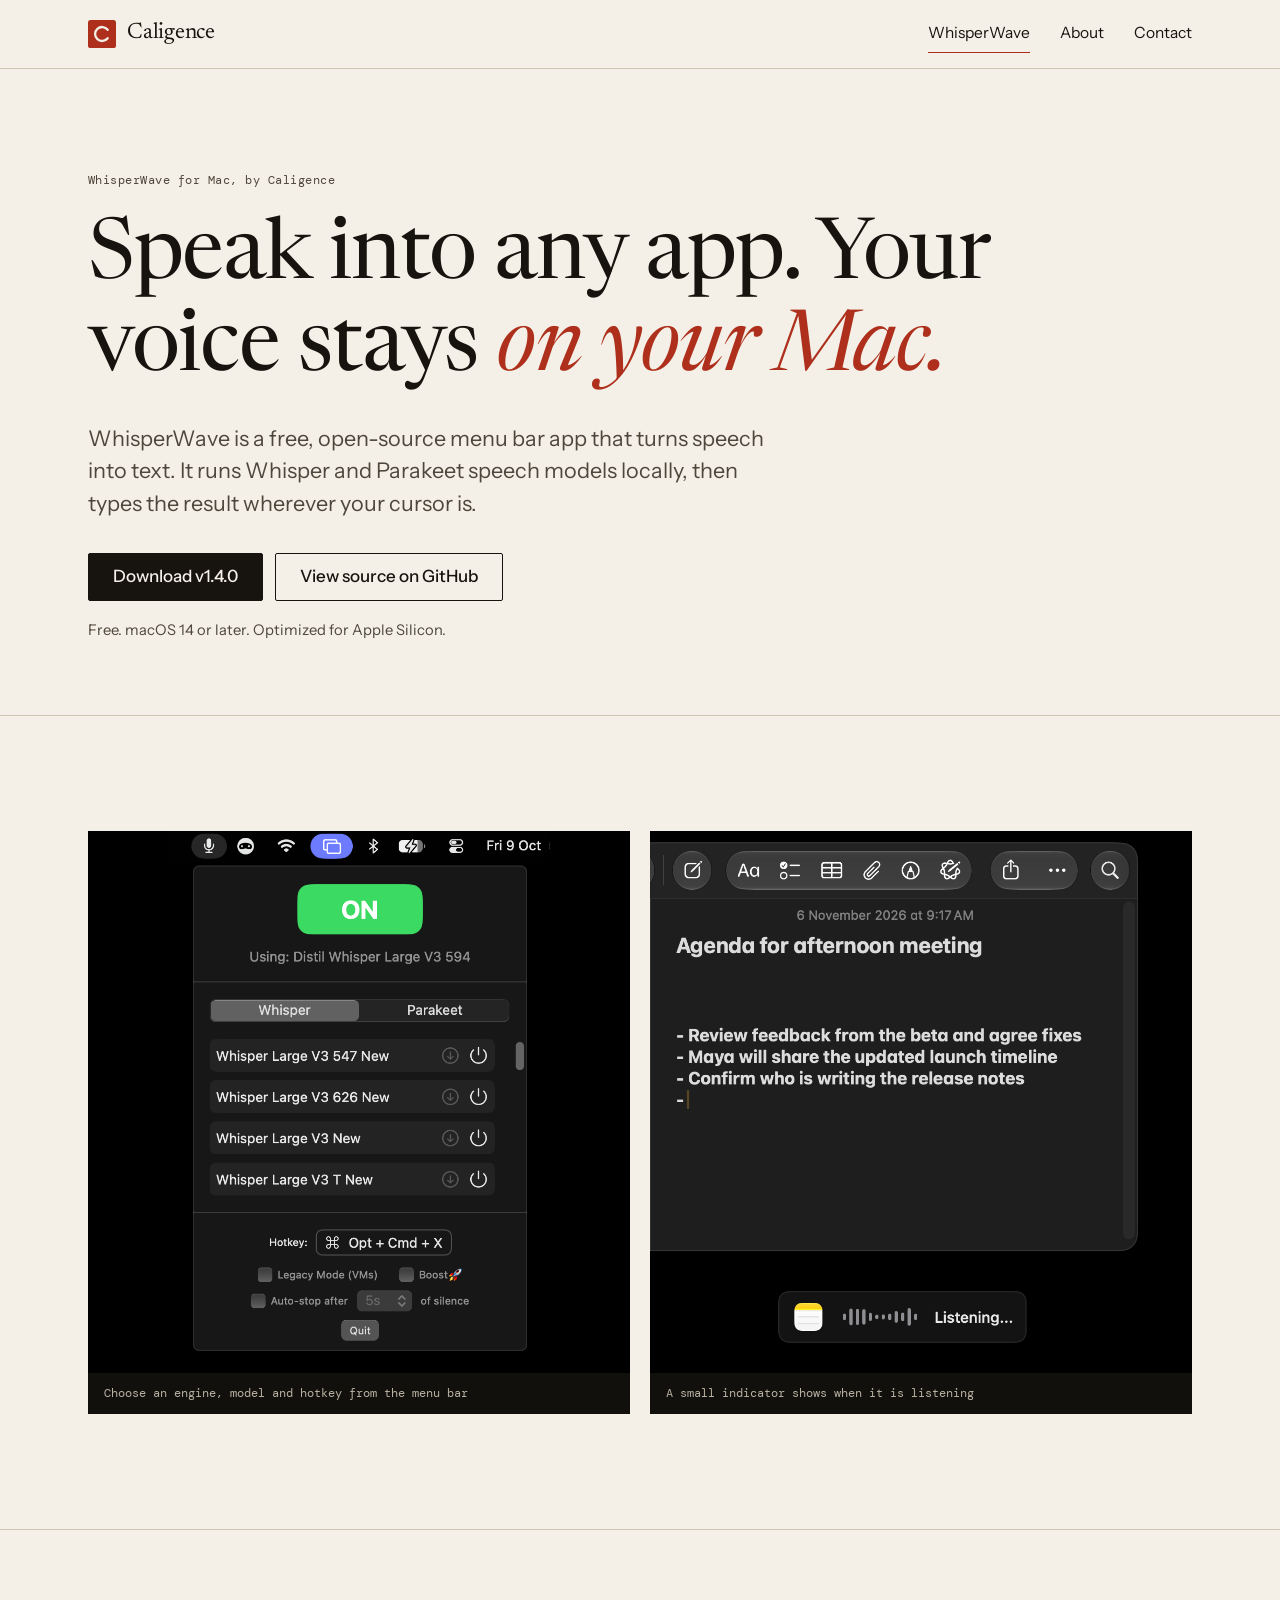
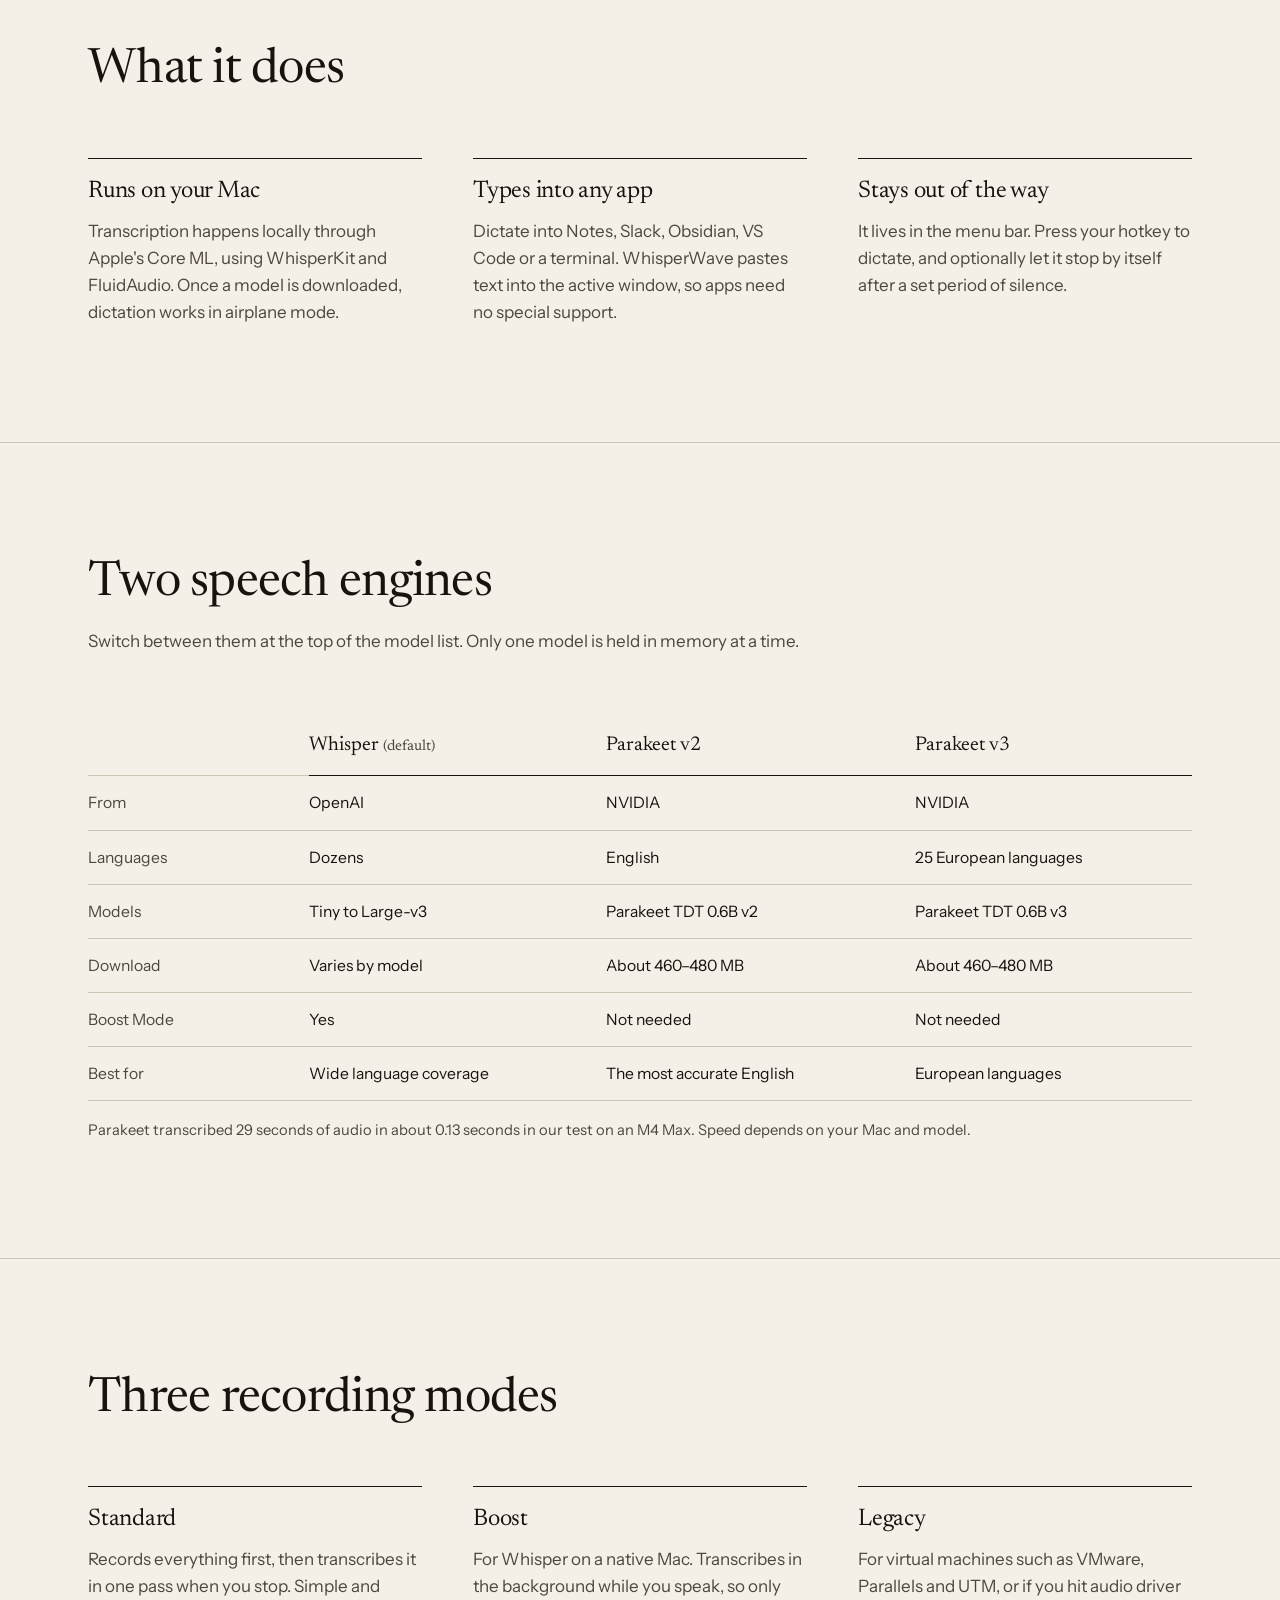
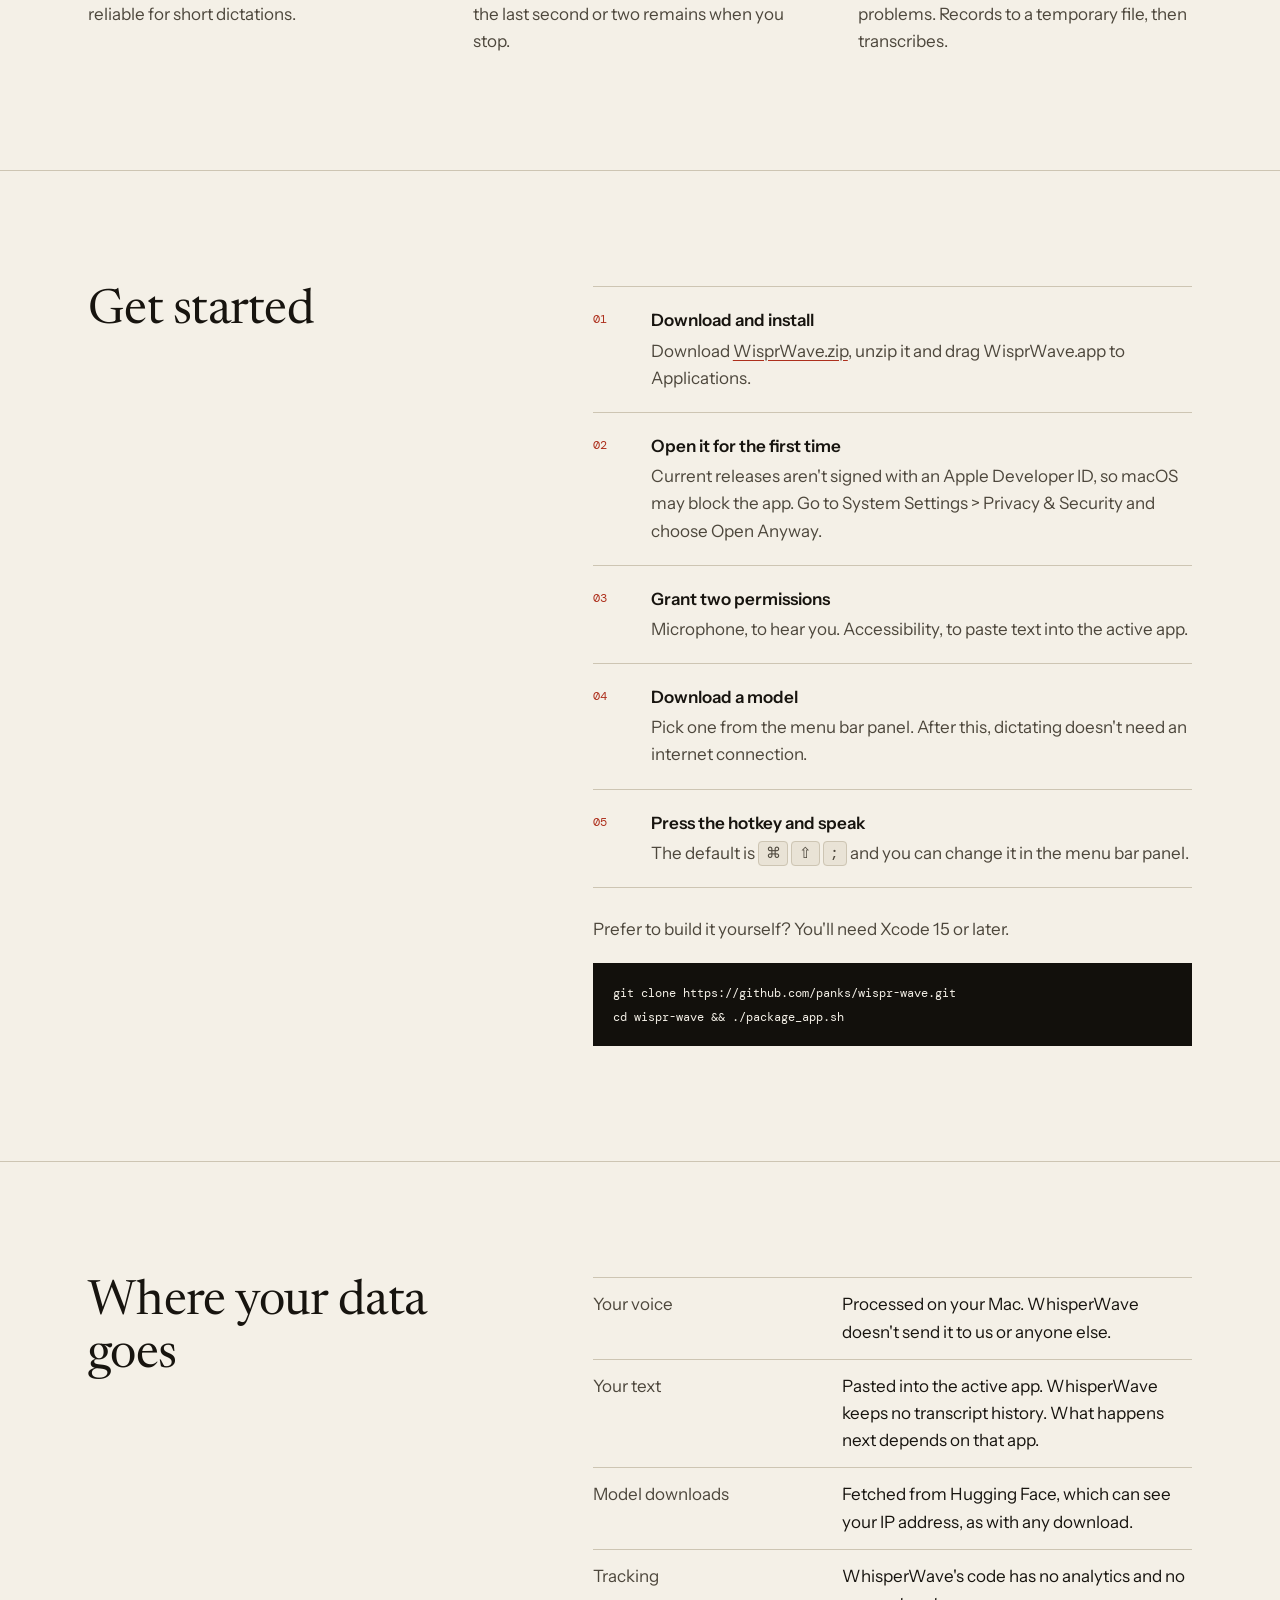
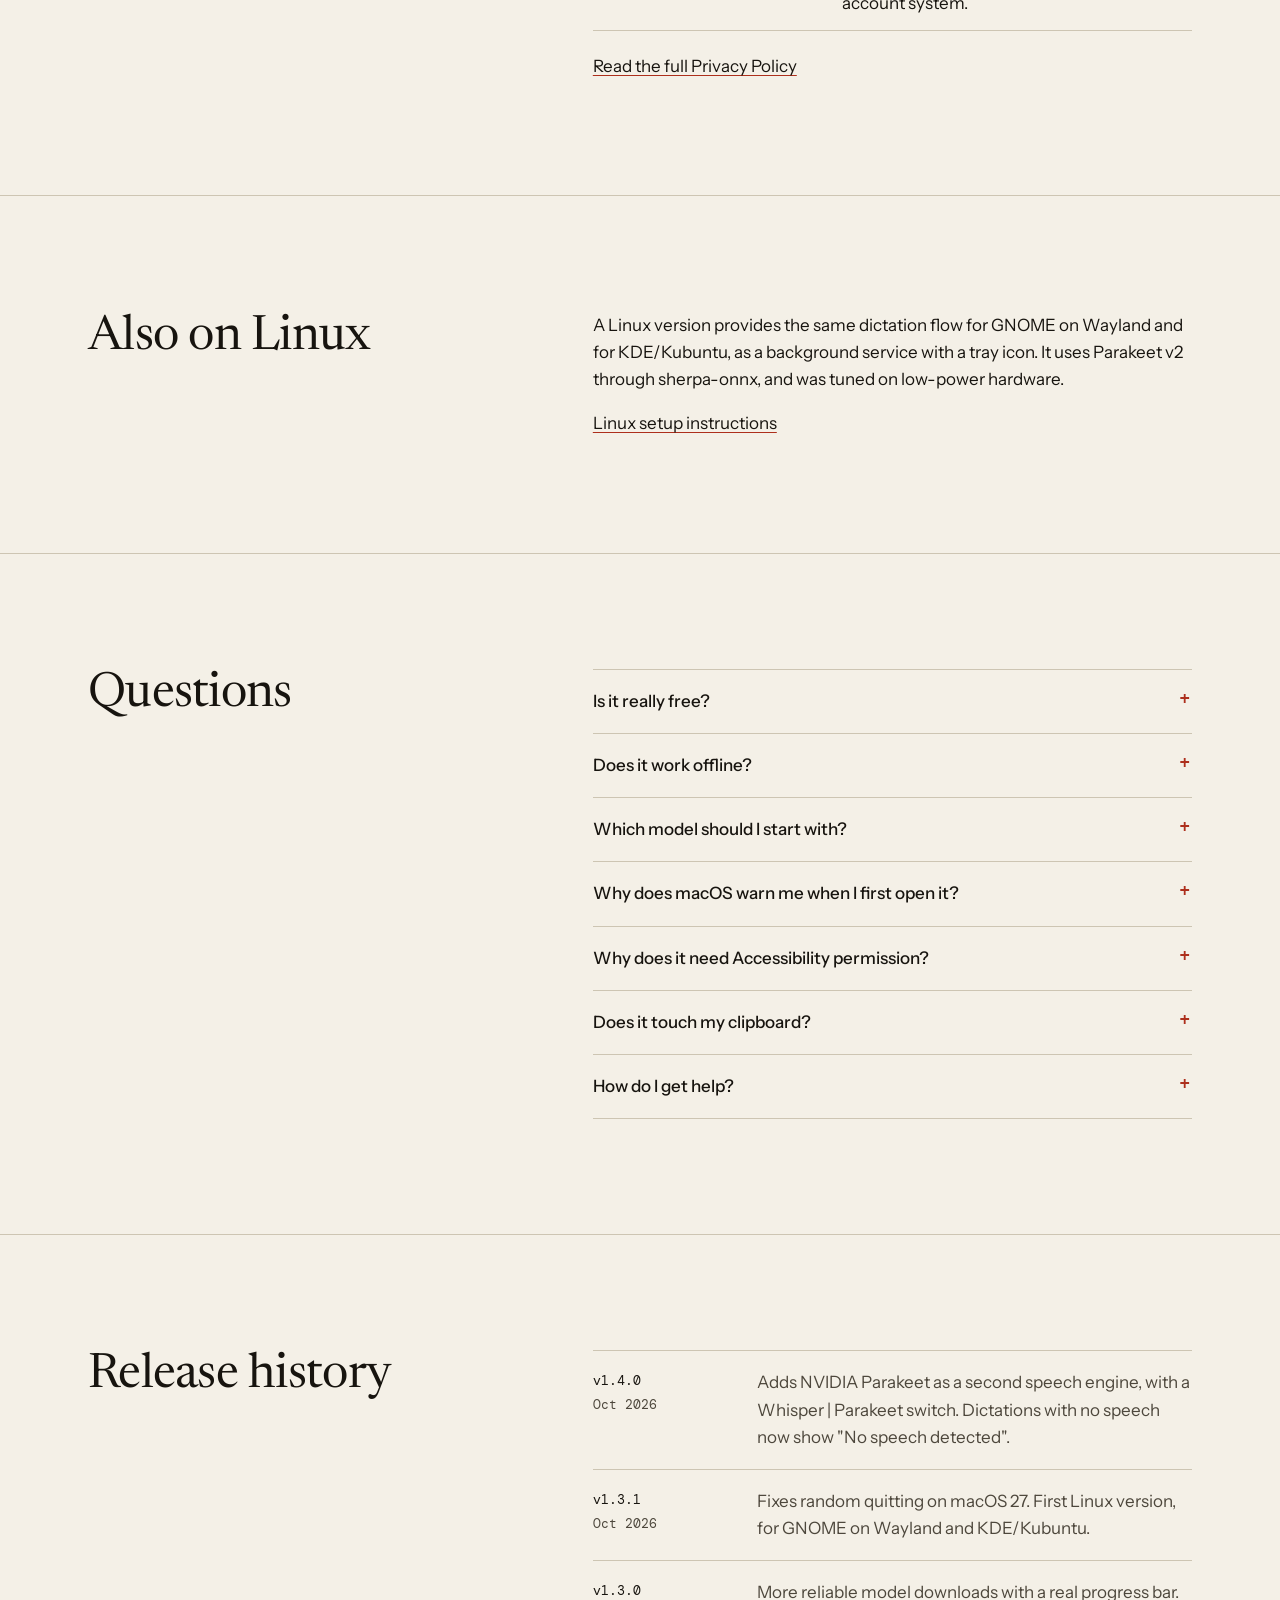
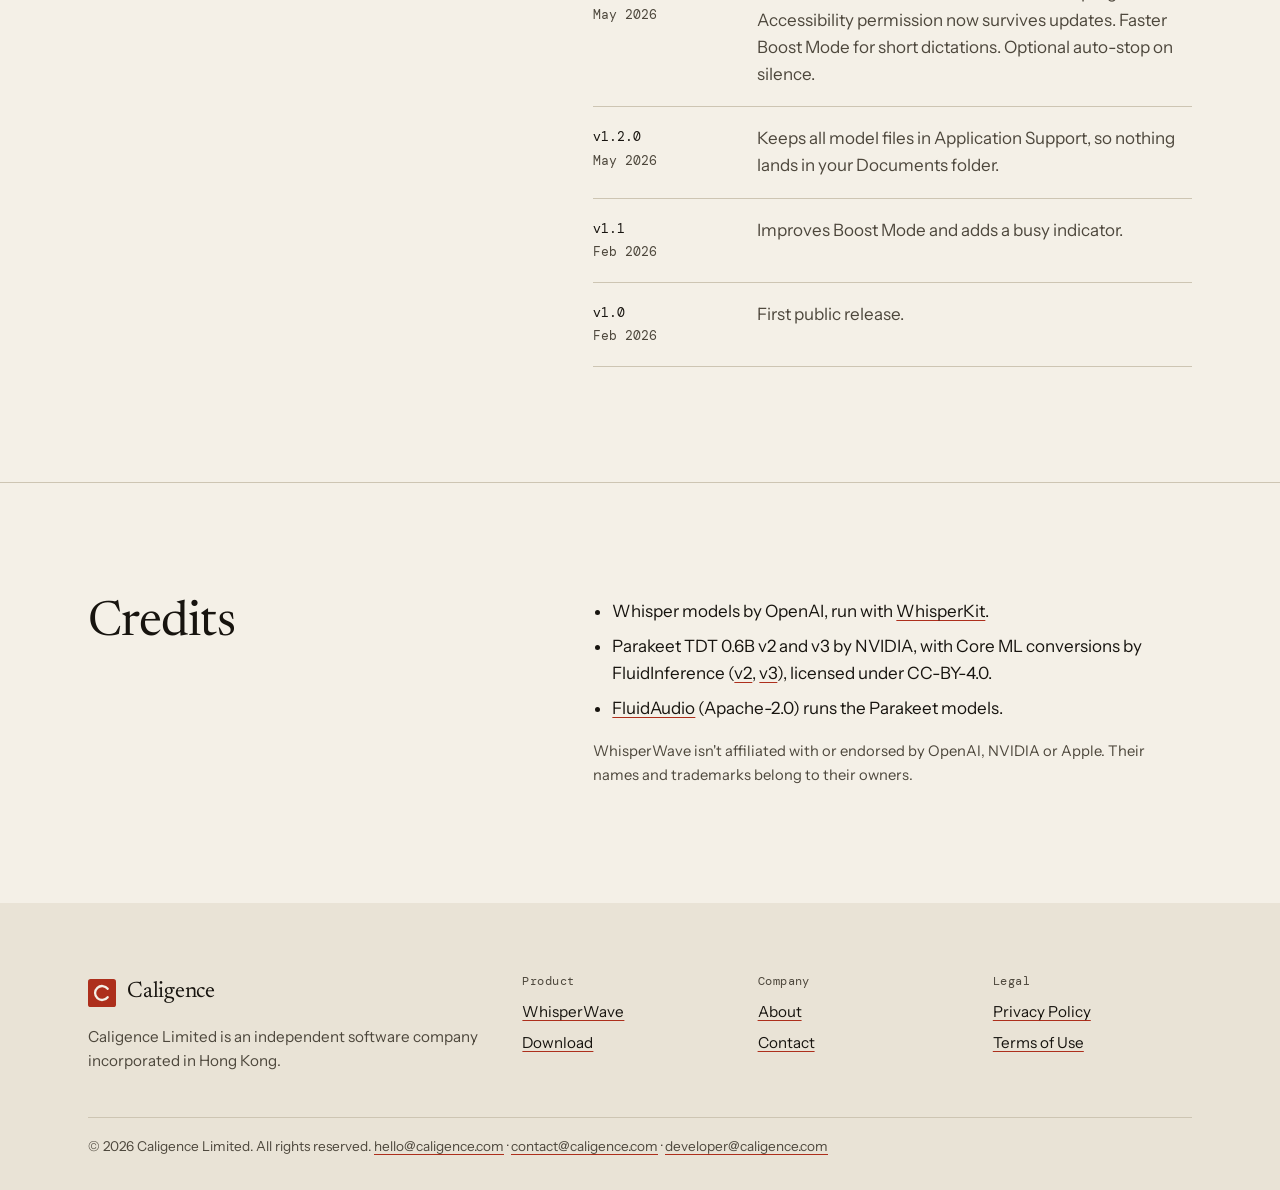
<file: whisperwave/index.html>
<!DOCTYPE html>
<html lang="en">

<head>
    <meta charset="UTF-8">
    <meta name="viewport" content="width=device-width, initial-scale=1">
    <title>WhisperWave | Private, on-device dictation for Mac</title>
    <meta name="description" content="WhisperWave by Caligence Limited is a free, open-source Mac dictation app. Whisper and Parakeet models run locally and type into any app.">
    <link rel="canonical" href="https://caligence.com/whisperwave/">
    <meta property="og:title" content="WhisperWave | Private, on-device dictation for Mac">
    <meta property="og:description" content="WhisperWave by Caligence Limited is a free, open-source Mac dictation app. Whisper and Parakeet models run locally and type into any app.">
    <meta property="og:type" content="website">
    <meta property="og:url" content="https://caligence.com/whisperwave/">
    <link rel="icon" href="../favicon.svg" type="image/svg+xml">
    <link rel="preconnect" href="https://fonts.googleapis.com">
    <link rel="preconnect" href="https://fonts.gstatic.com" crossorigin>
    <link href="https://fonts.googleapis.com/css2?family=DM+Mono&family=Instrument+Sans:wght@400;500;600&family=Newsreader:ital,opsz,wght@0,6..72,400;1,6..72,400&display=swap" rel="stylesheet">
    <link rel="stylesheet" href="../style.css">
    <script type="application/ld+json">{"@context":"https://schema.org","@type":"SoftwareApplication","name":"WhisperWave","applicationCategory":"UtilitiesApplication","operatingSystem":"macOS 14 or later","softwareVersion":"1.4.0","url":"https://caligence.com/whisperwave/","downloadUrl":"https://github.com/panks/wispr-wave/releases/latest","offers":{"@type":"Offer","price":"0","priceCurrency":"USD"},"publisher":{"@type":"Organization","name":"Caligence Limited","url":"https://caligence.com/"}}</script>
</head>

<body>
    <a class="skip" href="#main">Skip to content</a>
    <header class="site-header">
        <div class="wrap">
            <a class="brand" href="../" aria-label="Caligence home"><svg class="seal" viewBox="0 0 32 32" aria-hidden="true"><rect width="32" height="32" rx="3" fill="#ad2f1c"/><path d="M22.5 11.2A8 8 0 1 0 22.5 20.8" fill="none" stroke="#f4f0e7" stroke-width="2.6" stroke-linecap="round"/></svg><span>Caligence</span></a>
            <button class="nav-toggle" type="button" aria-label="Menu" aria-expanded="false" aria-controls="site-nav">
                <svg width="24" height="24" viewBox="0 0 24 24" fill="none" stroke="currentColor" stroke-width="1.6" aria-hidden="true"><path d="M3 8h18M3 16h18"/></svg>
            </button>
            <nav class="site-nav" id="site-nav" aria-label="Main">
                <a href="../whisperwave/" aria-current="page">WhisperWave</a>
                <a href="../about/">About</a>
                <a href="../contact/">Contact</a>
            </nav>
        </div>
    </header>

    <main id="main">
        <section class="page-head">
            <div class="wrap">
                <p class="eyebrow">WhisperWave for Mac, by Caligence</p>
                <h1>Speak into any app. Your voice stays <em>on your Mac.</em></h1>
                <p class="lead">WhisperWave is a free, open-source menu bar app that turns speech into text. It runs Whisper and Parakeet speech models locally, then types the result wherever your cursor is.</p>
                <div class="actions">
                    <a class="btn btn-solid" href="https://github.com/panks/wispr-wave/releases/latest">Download v1.4.0</a>
                    <a class="btn btn-line" href="https://github.com/panks/wispr-wave">View source on GitHub</a>
                </div>
                <p class="muted small" style="margin-top:18px">Free. macOS 14 or later. Optimized for Apple Silicon.</p>
            </div>
        </section>

        <section class="section">
            <div class="wrap">
                <div class="gallery">
                    <figure class="shot">
                        <img src="assets/menu-ss.png" width="1038" height="1038" alt="The WhisperWave menu bar panel, with an on and off switch, Whisper and Parakeet engine tabs, a model list, hotkey setting and mode options.">
                        <figcaption>Choose an engine, model and hotkey from the menu bar</figcaption>
                    </figure>
                    <figure class="shot">
                        <img src="assets/in-action-ss.png" width="1006" height="985" loading="lazy" alt="A meeting agenda being dictated into Apple Notes, with WhisperWave's recording indicator below it showing a live waveform and the word Listening.">
                        <figcaption>A small indicator shows when it is listening</figcaption>
                    </figure>
                </div>
            </div>
        </section>

        <section class="section">
            <div class="wrap">
                <div class="section-head"><h2>What it does</h2></div>
                <div class="columns">
                    <div><h3>Runs on your Mac</h3><p>Transcription happens locally through Apple's Core ML, using WhisperKit and FluidAudio. Once a model is downloaded, dictation works in airplane mode.</p></div>
                    <div><h3>Types into any app</h3><p>Dictate into Notes, Slack, Obsidian, VS Code or a terminal. WhisperWave pastes text into the active window, so apps need no special support.</p></div>
                    <div><h3>Stays out of the way</h3><p>It lives in the menu bar. Press your hotkey to dictate, and optionally let it stop by itself after a set period of silence.</p></div>
                </div>
            </div>
        </section>

        <section class="section" id="engines">
            <div class="wrap">
                <div class="section-head">
                    <h2>Two speech engines</h2>
                    <p>Switch between them at the top of the model list. Only one model is held in memory at a time.</p>
                </div>
                <div class="table-scroll">
                    <table>
                        <thead><tr><td></td><th scope="col">Whisper <span class="muted small">(default)</span></th><th scope="col">Parakeet v2</th><th scope="col">Parakeet v3</th></tr></thead>
                        <tbody>
                            <tr><th scope="row">From</th><td>OpenAI</td><td>NVIDIA</td><td>NVIDIA</td></tr>
                            <tr><th scope="row">Languages</th><td>Dozens</td><td>English</td><td>25 European languages</td></tr>
                            <tr><th scope="row">Models</th><td>Tiny to Large-v3</td><td>Parakeet TDT 0.6B v2</td><td>Parakeet TDT 0.6B v3</td></tr>
                            <tr><th scope="row">Download</th><td>Varies by model</td><td>About 460&ndash;480 MB</td><td>About 460&ndash;480 MB</td></tr>
                            <tr><th scope="row">Boost Mode</th><td>Yes</td><td>Not needed</td><td>Not needed</td></tr>
                            <tr><th scope="row">Best for</th><td>Wide language coverage</td><td>The most accurate English</td><td>European languages</td></tr>
                        </tbody>
                    </table>
                </div>
                <p class="muted small" style="margin-top:18px">Parakeet transcribed 29 seconds of audio in about 0.13 seconds in our test on an M4 Max. Speed depends on your Mac and model.</p>
            </div>
        </section>

        <section class="section" id="modes">
            <div class="wrap">
                <div class="section-head"><h2>Three recording modes</h2></div>
                <div class="columns">
                    <div><h3>Standard</h3><p>Records everything first, then transcribes it in one pass when you stop. Simple and reliable for short dictations.</p></div>
                    <div><h3>Boost</h3><p>For Whisper on a native Mac. Transcribes in the background while you speak, so only the last second or two remains when you stop.</p></div>
                    <div><h3>Legacy</h3><p>For virtual machines such as VMware, Parallels and UTM, or if you hit audio driver problems. Records to a temporary file, then transcribes.</p></div>
                </div>
            </div>
        </section>

        <section class="section" id="get-started">
            <div class="wrap split">
                <h2>Get started</h2>
                <div>
                    <ol class="steps">
                        <li><strong>Download and install</strong><span>Download <a href="https://github.com/panks/wispr-wave/releases/latest">WisprWave.zip</a>, unzip it and drag WisprWave.app to Applications.</span></li>
                        <li><strong>Open it for the first time</strong><span>Current releases aren't signed with an Apple Developer ID, so macOS may block the app. Go to System Settings &gt; Privacy &amp; Security and choose Open Anyway.</span></li>
                        <li><strong>Grant two permissions</strong><span>Microphone, to hear you. Accessibility, to paste text into the active app.</span></li>
                        <li><strong>Download a model</strong><span>Pick one from the menu bar panel. After this, dictating doesn't need an internet connection.</span></li>
                        <li><strong>Press the hotkey and speak</strong><span>The default is <kbd>&#8984;</kbd> <kbd>&#8679;</kbd> <kbd>;</kbd> and you can change it in the menu bar panel.</span></li>
                    </ol>
                    <p class="muted" style="margin-top:28px">Prefer to build it yourself? You'll need Xcode 15 or later.</p>
<pre><code>git clone https://github.com/panks/wispr-wave.git
cd wispr-wave &amp;&amp; ./package_app.sh</code></pre>
                </div>
            </div>
        </section>

        <section class="section" id="privacy">
            <div class="wrap split">
                <h2>Where your data goes</h2>
                <div>
                    <dl class="facts">
                        <div><dt>Your voice</dt><dd>Processed on your Mac. WhisperWave doesn't send it to us or anyone else.</dd></div>
                        <div><dt>Your text</dt><dd>Pasted into the active app. WhisperWave keeps no transcript history. What happens next depends on that app.</dd></div>
                        <div><dt>Model downloads</dt><dd>Fetched from Hugging Face, which can see your IP address, as with any download.</dd></div>
                        <div><dt>Tracking</dt><dd>WhisperWave's code has no analytics and no account system.</dd></div>
                    </dl>
                    <p style="margin-top:22px"><a href="../privacy/">Read the full Privacy Policy</a></p>
                </div>
            </div>
        </section>

        <section class="section" id="linux">
            <div class="wrap split">
                <h2>Also on Linux</h2>
                <div>
                    <p>A Linux version provides the same dictation flow for GNOME on Wayland and for KDE/Kubuntu, as a background service with a tray icon. It uses Parakeet v2 through sherpa-onnx, and was tuned on low-power hardware.</p>
                    <p><a href="https://github.com/panks/wispr-wave/blob/main/linux/README.md">Linux setup instructions</a></p>
                </div>
            </div>
        </section>

        <section class="section" id="faq">
            <div class="wrap split">
                <h2>Questions</h2>
                <div>
                    <details><summary>Is it really free?</summary><p>Yes. There are no paid tiers, API keys or subscriptions, and the source code is public under the MIT License.</p></details>
                    <details><summary>Does it work offline?</summary><p>Yes, once a model is downloaded. The first download needs an internet connection; dictation after that doesn't.</p></details>
                    <details><summary>Which model should I start with?</summary><p>For English, try Parakeet v2. For Whisper, we recommend Large V3 632T. Smaller models download faster but are generally less accurate.</p></details>
                    <details><summary>Why does macOS warn me when I first open it?</summary><p>Current releases aren't signed with an Apple Developer ID, so macOS can't verify them through its usual check. Developer ID signing and notarization are what we plan to move to. Until then, you can use Open Anyway, or build the app from source.</p></details>
                    <details><summary>Why does it need Accessibility permission?</summary><p>WhisperWave sends a paste keystroke to put text into the active app, and macOS requires this permission to allow it.</p></details>
                    <details><summary>Does it touch my clipboard?</summary><p>Briefly. It saves your clipboard, places the text there, pastes it and restores your clipboard about half a second later. A clipboard manager, if you use one, may record the text during that moment.</p></details>
                    <details><summary>How do I get help?</summary><p>Email <a href="mailto:developer@caligence.com">developer@caligence.com</a> or <a href="https://github.com/panks/wispr-wave/issues">open an issue on GitHub</a>.</p></details>
                </div>
            </div>
        </section>

        <section class="section" id="changelog">
            <div class="wrap split">
                <h2>Release history</h2>
                <ul class="log">
                    <li><div class="ver">v1.4.0 <small>Oct 2026</small></div><p>Adds NVIDIA Parakeet as a second speech engine, with a Whisper | Parakeet switch. Dictations with no speech now show "No speech detected".</p></li>
                    <li><div class="ver">v1.3.1 <small>Oct 2026</small></div><p>Fixes random quitting on macOS 27. First Linux version, for GNOME on Wayland and KDE/Kubuntu.</p></li>
                    <li><div class="ver">v1.3.0 <small>May 2026</small></div><p>More reliable model downloads with a real progress bar. Accessibility permission now survives updates. Faster Boost Mode for short dictations. Optional auto-stop on silence.</p></li>
                    <li><div class="ver">v1.2.0 <small>May 2026</small></div><p>Keeps all model files in Application Support, so nothing lands in your Documents folder.</p></li>
                    <li><div class="ver">v1.1 <small>Feb 2026</small></div><p>Improves Boost Mode and adds a busy indicator.</p></li>
                    <li><div class="ver">v1.0 <small>Feb 2026</small></div><p>First public release.</p></li>
                </ul>
            </div>
        </section>

        <section class="section" id="credits">
            <div class="wrap split">
                <h2>Credits</h2>
                <div>
                    <ul class="prose" style="padding-left:1.15em;margin:0">
                        <li>Whisper models by OpenAI, run with <a href="https://github.com/argmaxinc/WhisperKit">WhisperKit</a>.</li>
                        <li>Parakeet TDT 0.6B v2 and v3 by NVIDIA, with Core ML conversions by FluidInference (<a href="https://huggingface.co/FluidInference/parakeet-tdt-0.6b-v2-coreml">v2</a>, <a href="https://huggingface.co/FluidInference/parakeet-tdt-0.6b-v3-coreml">v3</a>), licensed under CC-BY-4.0.</li>
                        <li><a href="https://github.com/FluidInference/FluidAudio">FluidAudio</a> (Apache-2.0) runs the Parakeet models.</li>
                    </ul>
                    <p class="muted small" style="margin-top:18px">WhisperWave isn't affiliated with or endorsed by OpenAI, NVIDIA or Apple. Their names and trademarks belong to their owners.</p>
                </div>
            </div>
        </section>
    </main>

    <footer class="site-footer">
        <div class="wrap">
            <div class="footer-grid">
                <div class="footer-about">
                    <a class="brand" href="../"><svg class="seal" viewBox="0 0 32 32" aria-hidden="true"><rect width="32" height="32" rx="3" fill="#ad2f1c"/><path d="M22.5 11.2A8 8 0 1 0 22.5 20.8" fill="none" stroke="#f4f0e7" stroke-width="2.6" stroke-linecap="round"/></svg><span>Caligence</span></a>
                    <p>Caligence Limited is an independent software company incorporated in Hong Kong.</p>
                </div>
                <div>
                    <h2>Product</h2>
                    <ul>
                        <li><a href="../whisperwave/">WhisperWave</a></li>
                        <li><a href="https://github.com/panks/wispr-wave/releases/latest">Download</a></li>
                    </ul>
                </div>
                <div>
                    <h2>Company</h2>
                    <ul>
                        <li><a href="../about/">About</a></li>
                        <li><a href="../contact/">Contact</a></li>
                    </ul>
                </div>
                <div>
                    <h2>Legal</h2>
                    <ul>
                        <li><a href="../privacy/">Privacy Policy</a></li>
                        <li><a href="../terms/">Terms of Use</a></li>
                    </ul>
                </div>
            </div>
            <p class="footer-legal">&copy; 2026 Caligence Limited. All rights reserved. <a href="mailto:hello@caligence.com">hello@caligence.com</a> &middot; <a href="mailto:contact@caligence.com">contact@caligence.com</a> &middot; <a href="mailto:developer@caligence.com">developer@caligence.com</a></p>
        </div>
    </footer>

    <script src="../script.js"></script>
</body>

</html>
</file>
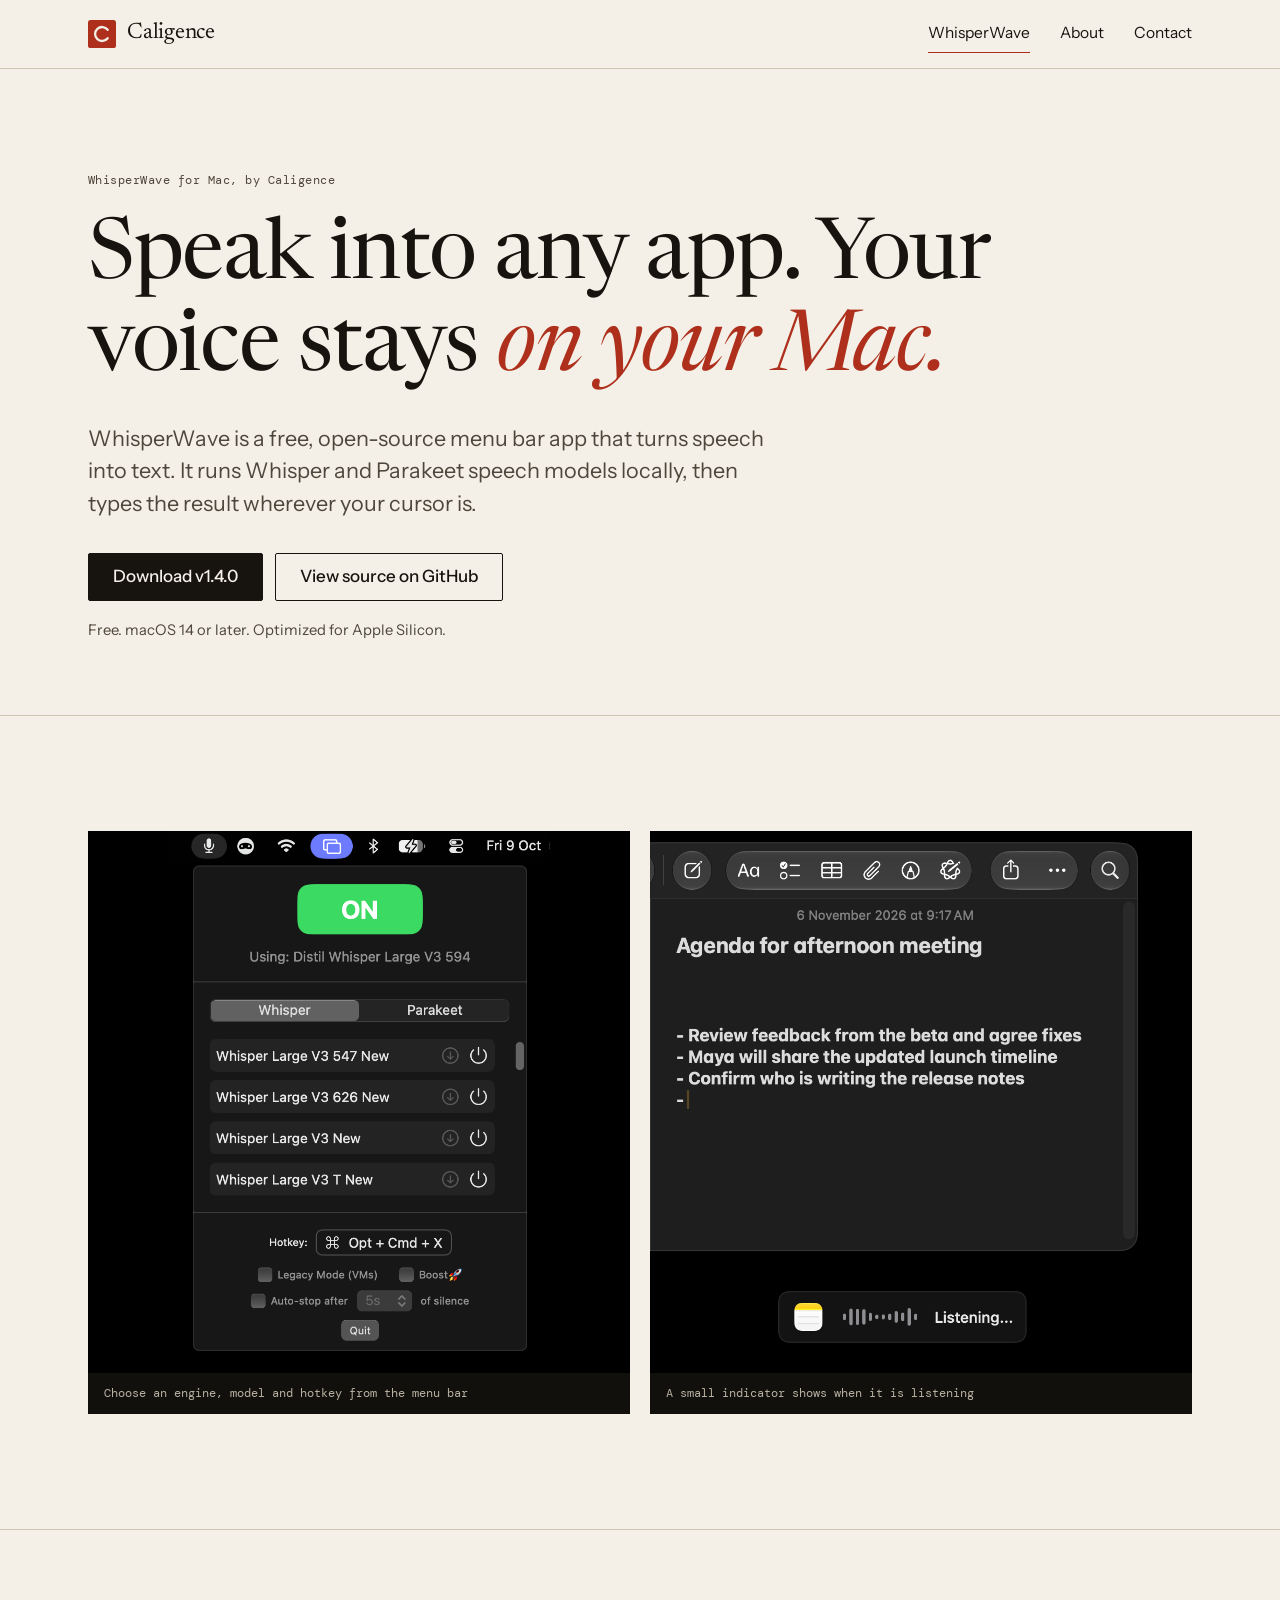
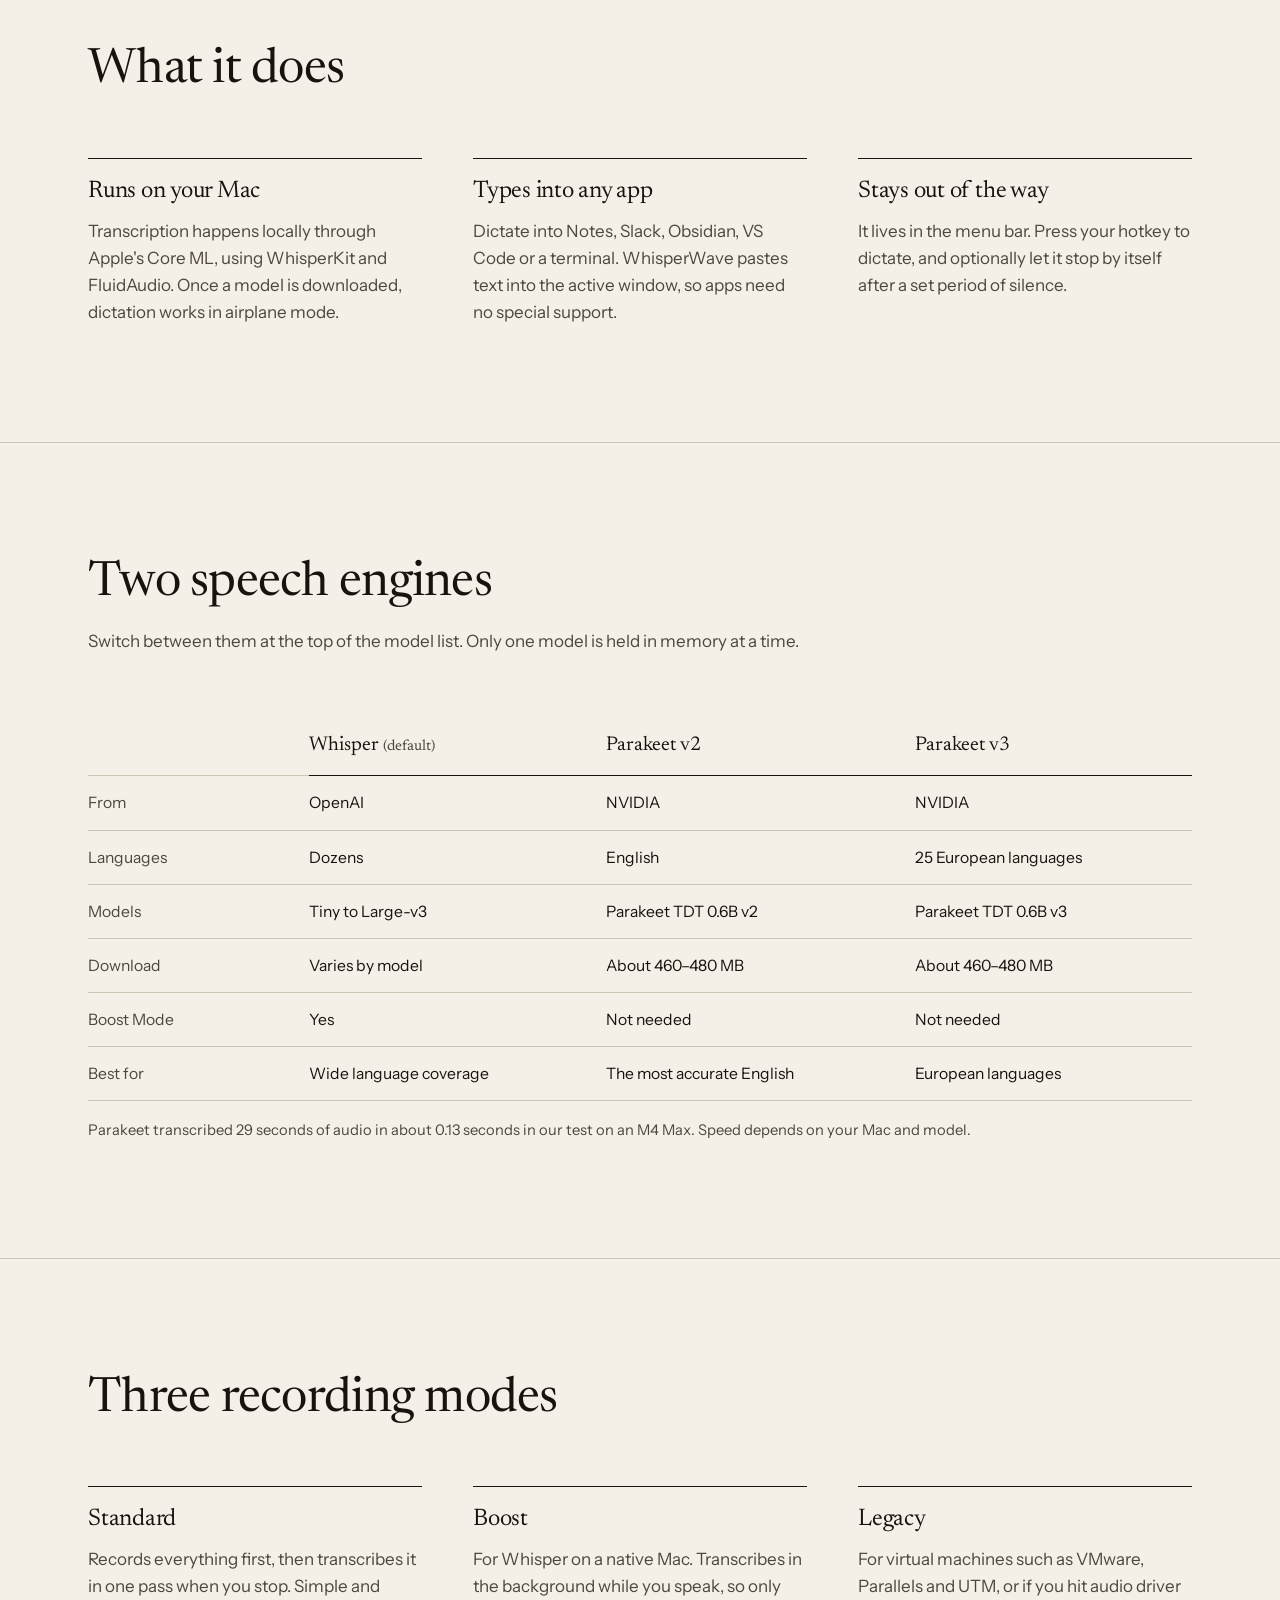
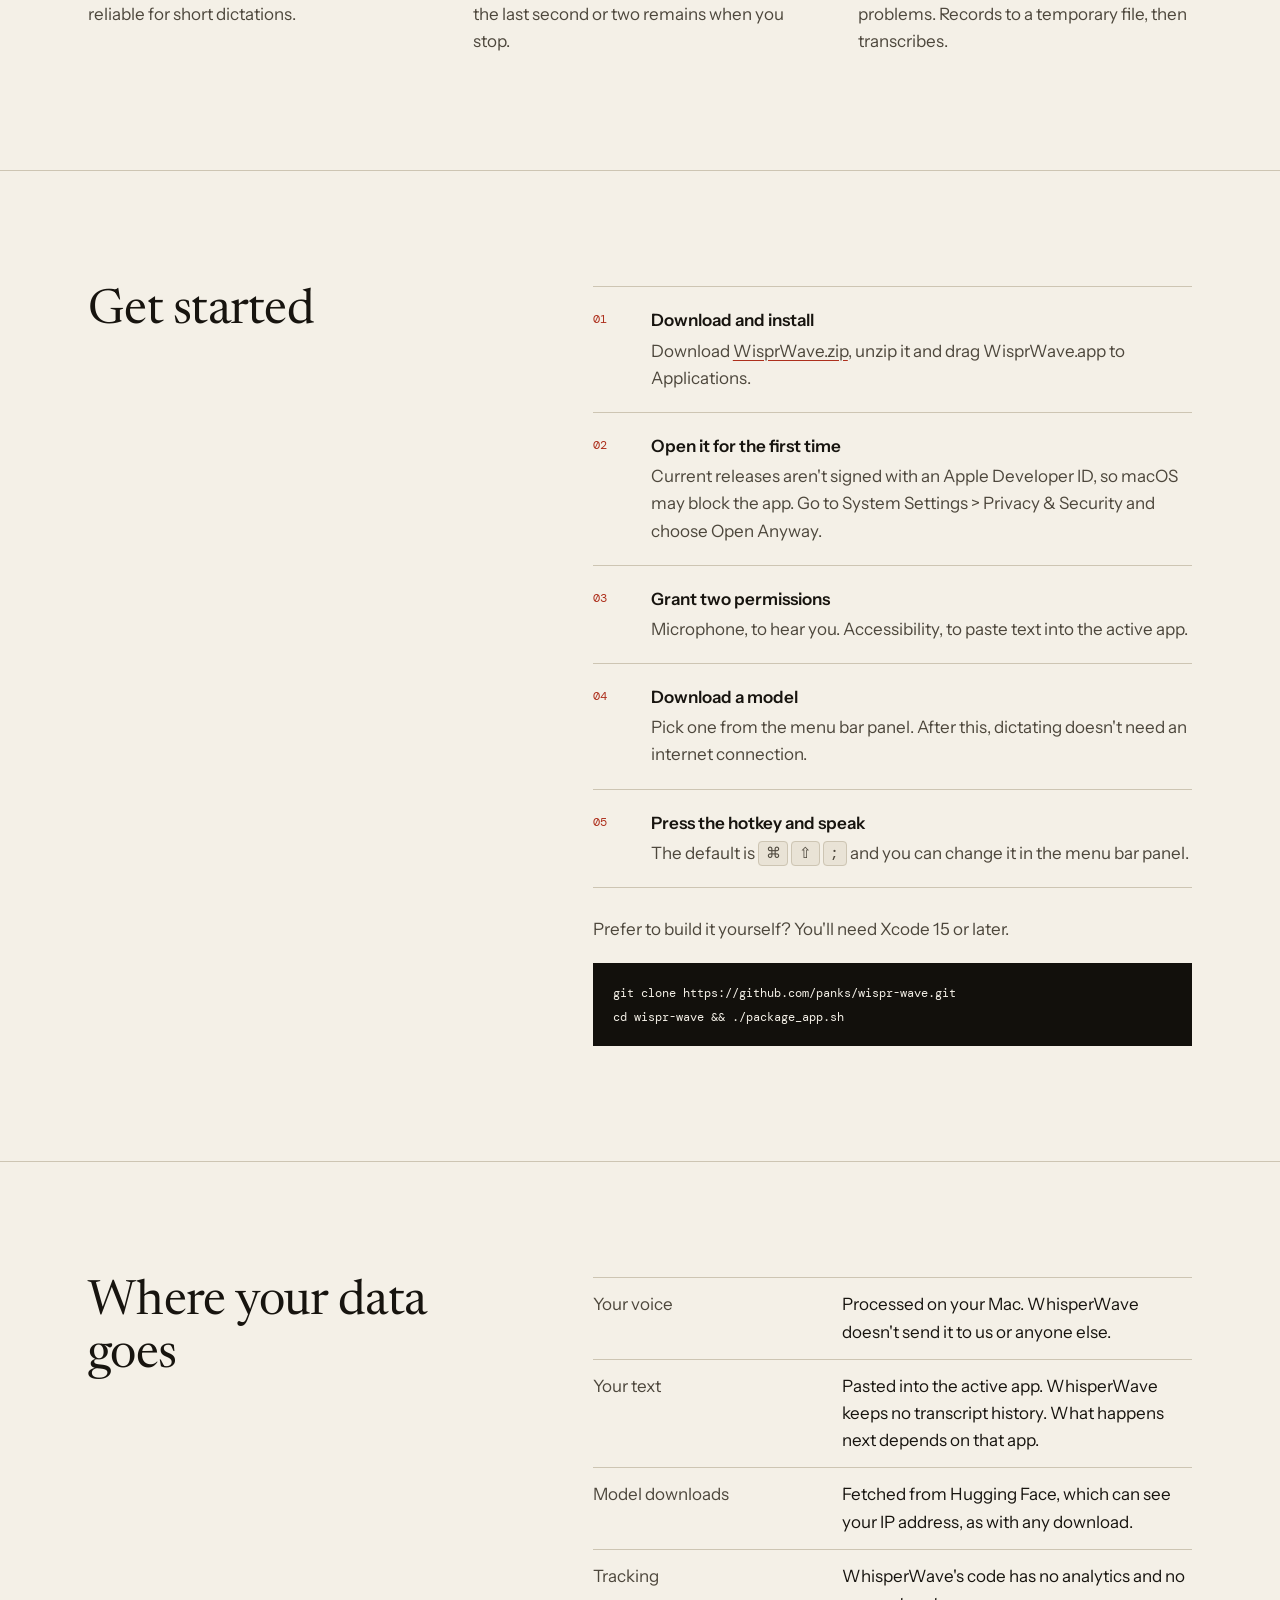
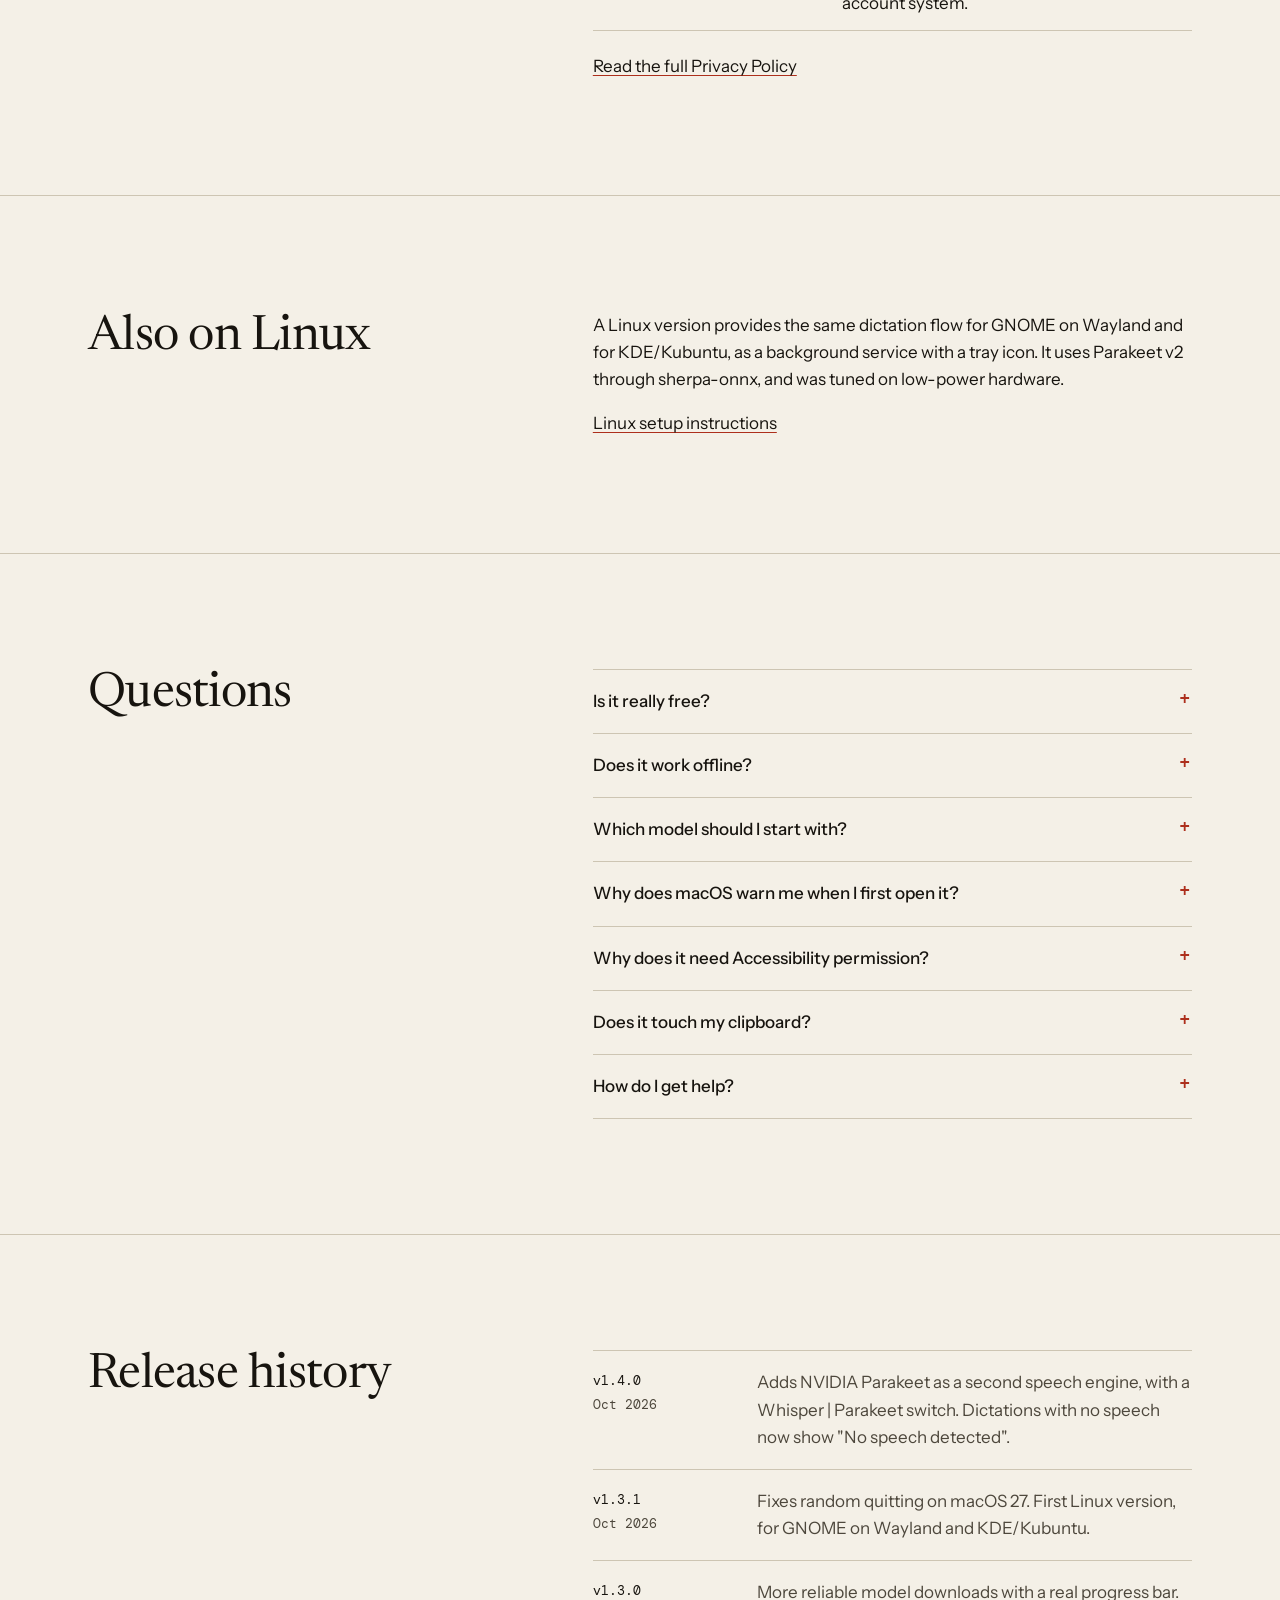
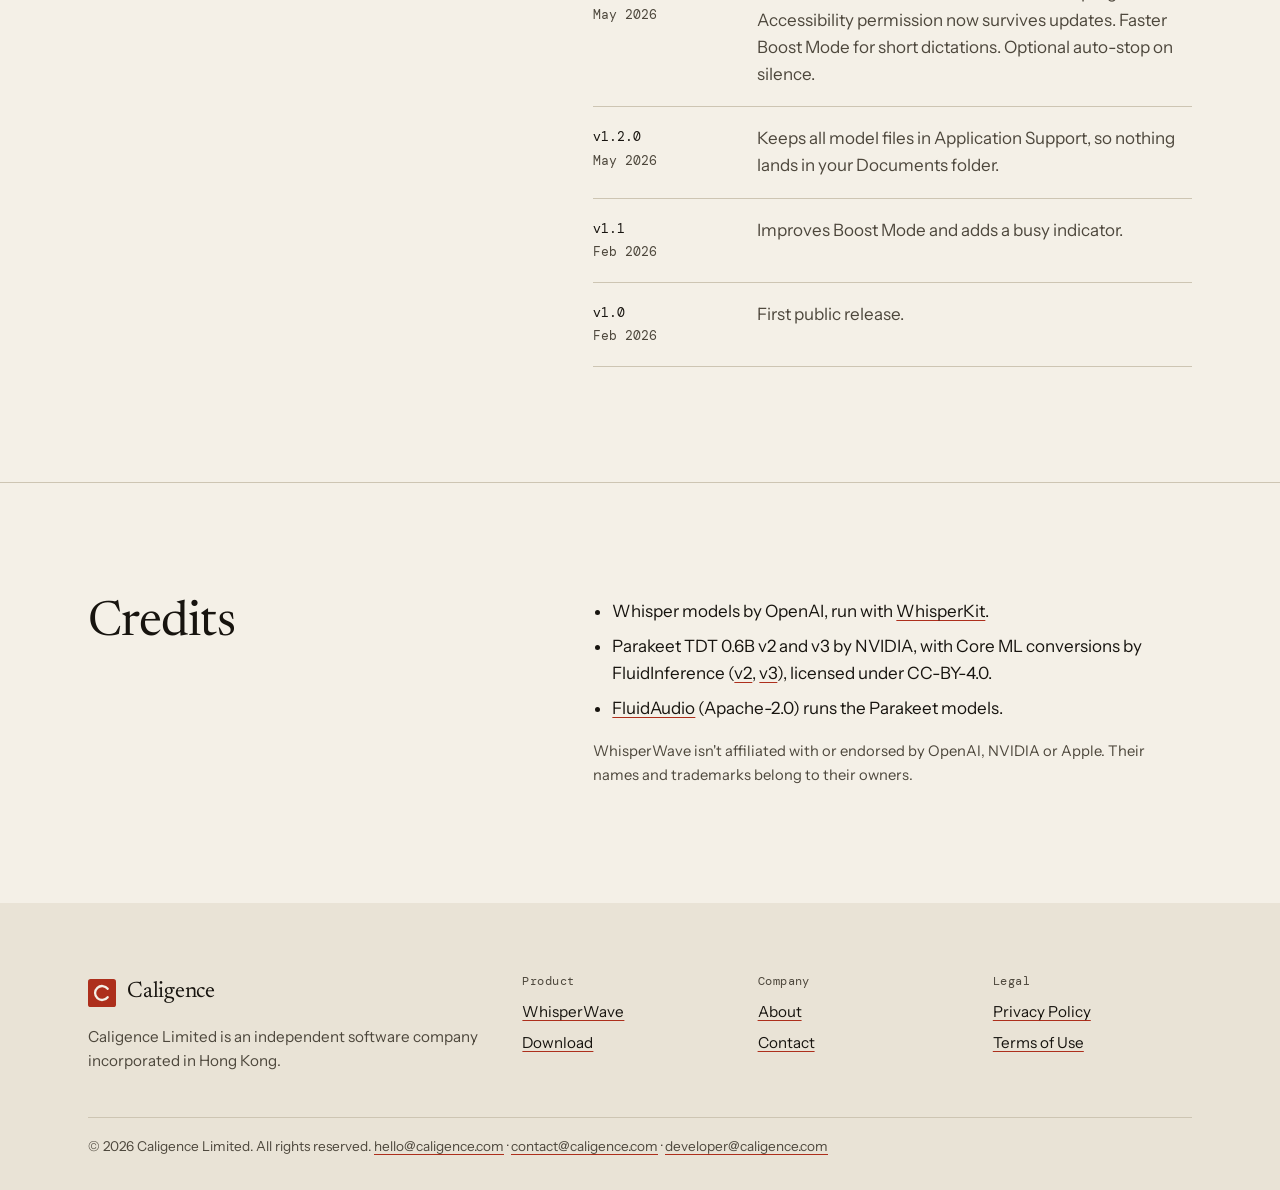
<file: wisprwave/index.html>
<!DOCTYPE html>
<html lang="en">

<head>
    <meta charset="UTF-8">
    <meta name="viewport" content="width=device-width, initial-scale=1">
    <title>WhisperWave | Caligence Limited</title>
    <meta name="robots" content="noindex">
    <link rel="canonical" href="https://caligence.com/whisperwave/">
    <meta http-equiv="refresh" content="0; url=/whisperwave/">
    <script>location.replace('/whisperwave/' + location.search + location.hash);</script>
</head>

<body>
    <p>WhisperWave has moved to <a href="/whisperwave/">caligence.com/whisperwave</a>.</p>
</body>

</html>
</file>
<file: style.css>
/* Caligence Limited: shared styles for every page, including WhisperWave. */
:root {
    color-scheme: light;
    --paper: #f4f0e7;
    --paper-deep: #e9e3d6;
    --ink: #17140f;
    --ink-soft: #4d473c;
    --rule: #cdc5b3;
    --seal: #ad2f1c;
    --night: #12100c;
    --night-soft: #b9b2a3;
    --font-display: 'Newsreader', Georgia, serif;
    --font-body: 'Instrument Sans', 'Helvetica Neue', Arial, sans-serif;
    --font-mono: 'DM Mono', ui-monospace, Menlo, monospace;
    --gutter: clamp(20px, 4vw, 48px);
}

*,
*::before,
*::after {
    box-sizing: border-box;
}

html {
    scroll-behavior: smooth;
    scroll-padding-top: 90px;
    -webkit-text-size-adjust: 100%;
}

body {
    margin: 0;
    background: var(--paper);
    color: var(--ink);
    font-family: var(--font-body);
    font-size: 1.0625rem;
    line-height: 1.6;
    overflow-wrap: break-word;
}

img {
    display: block;
    max-width: 100%;
    height: auto;
}

a {
    color: inherit;
    text-decoration-color: var(--seal);
    text-decoration-thickness: 1px;
    text-underline-offset: 3px;
}

a:hover {
    color: var(--seal);
}

:focus-visible {
    outline: 2px solid var(--seal);
    outline-offset: 3px;
}

h1,
h2,
h3 {
    margin: 0;
    font-family: var(--font-display);
    font-weight: 400;
    letter-spacing: -0.015em;
    line-height: 1.08;
}

h1 {
    font-size: clamp(2.7rem, 6.6vw, 5.4rem);
}

h1 em,
h2 em {
    color: var(--seal);
}

h2 {
    font-size: clamp(2rem, 3.8vw, 3.1rem);
}

h3 {
    font-size: 1.5rem;
    line-height: 1.2;
    letter-spacing: -0.01em;
}

p {
    margin: 0 0 1em;
}

p:last-child {
    margin-bottom: 0;
}

code,
kbd {
    font-family: var(--font-mono);
    font-size: 0.88em;
}

kbd {
    padding: 0.1em 0.45em;
    border: 1px solid var(--rule);
    border-radius: 4px;
    background: var(--paper-deep);
}

.wrap {
    width: 100%;
    max-width: 1200px;
    margin: 0 auto;
    padding: 0 var(--gutter);
}

.skip {
    position: absolute;
    left: -999px;
    top: 8px;
    z-index: 100;
    padding: 8px 14px;
    background: var(--ink);
    color: var(--paper);
}

.skip:focus {
    left: 8px;
}

.eyebrow {
    margin: 0 0 22px;
    font-family: var(--font-mono);
    font-size: 0.78rem;
    letter-spacing: 0.04em;
    color: var(--ink-soft);
}

.lead {
    max-width: 44rem;
    font-size: clamp(1.15rem, 1.8vw, 1.35rem);
    line-height: 1.5;
    color: var(--ink-soft);
}

.muted {
    color: var(--ink-soft);
}

.small {
    font-size: 0.92rem;
}

/* Header */
.site-header {
    position: sticky;
    top: 0;
    z-index: 50;
    background: var(--paper);
    border-bottom: 1px solid var(--rule);
}

.site-header .wrap {
    display: flex;
    align-items: center;
    justify-content: space-between;
    min-height: 68px;
}

.brand {
    display: inline-flex;
    align-items: center;
    gap: 11px;
    font-family: var(--font-display);
    font-size: 1.4rem;
    letter-spacing: -0.01em;
    text-decoration: none;
}

.brand:hover {
    color: inherit;
}

.seal {
    display: block;
    width: 28px;
    height: 28px;
    flex: none;
}

.site-nav {
    display: flex;
    gap: 30px;
}

.site-nav a {
    font-size: 0.97rem;
    text-decoration: none;
    padding: 6px 0;
    border-bottom: 1px solid transparent;
}

.site-nav a[aria-current="page"] {
    border-bottom-color: var(--seal);
}

.nav-toggle {
    display: none;
    width: 44px;
    height: 44px;
    margin-right: -10px;
    padding: 0;
    border: 0;
    background: none;
    color: inherit;
    cursor: pointer;
}

.nav-toggle svg {
    display: block;
    margin: auto;
}

/* Buttons */
.actions {
    display: flex;
    flex-wrap: wrap;
    gap: 12px;
    margin-top: 34px;
}

.btn {
    display: inline-flex;
    align-items: center;
    justify-content: center;
    min-height: 48px;
    padding: 0 24px;
    border: 1px solid var(--ink);
    border-radius: 2px;
    font-weight: 500;
    text-decoration: none;
    transition: background-color 0.18s ease, color 0.18s ease, border-color 0.18s ease;
}

.btn-solid {
    background: var(--ink);
    color: var(--paper);
}

.btn-solid:hover {
    background: var(--seal);
    border-color: var(--seal);
    color: #fff;
}

.btn-line:hover {
    background: var(--ink);
    color: var(--paper);
}

/* Sections */
.section {
    padding: clamp(64px, 9vw, 120px) 0;
}

.section + .section {
    border-top: 1px solid var(--rule);
}

.page-head {
    padding: clamp(56px, 8vw, 104px) 0 clamp(48px, 6vw, 72px);
    border-bottom: 1px solid var(--rule);
}

.page-head .lead {
    margin-top: 26px;
    margin-bottom: 0;
}

.section-head {
    max-width: 46rem;
    margin-bottom: clamp(36px, 5vw, 60px);
}

.section-head p {
    margin-top: 18px;
    color: var(--ink-soft);
}

.split {
    display: grid;
    grid-template-columns: minmax(0, 5fr) minmax(0, 7fr);
    gap: clamp(32px, 6vw, 88px);
    align-items: start;
}

.split > h2 {
    position: sticky;
    top: 100px;
}

/* Home hero */
.hero {
    padding: clamp(56px, 8vw, 104px) 0 clamp(52px, 7vw, 88px);
}

.hero h1 {
    max-width: 15em;
}

.hero h1 em {
    white-space: nowrap;
}

.hero .lead {
    margin: 30px 0 0;
}

/* The voice-to-text ribbon */
.ribbon {
    background: var(--night);
    color: var(--paper);
}

.ribbon .wrap {
    display: flex;
    align-items: center;
    gap: clamp(20px, 3vw, 40px);
    min-height: 104px;
    padding-top: 20px;
    padding-bottom: 20px;
}

.bars {
    display: flex;
    align-items: center;
    gap: 4px;
    height: 44px;
    flex: none;
}

.bars i {
    display: block;
    width: 3px;
    height: 100%;
    border-radius: 2px;
    background: #e2543c;
    transform: scaleY(0.12);
    animation: voice 9s ease-in-out infinite;
    animation-delay: calc(var(--n) * -37ms);
}

.typed {
    display: inline-block;
    max-width: 100%;
    font-family: var(--font-mono);
    font-size: clamp(0.92rem, 1.7vw, 1.2rem);
    white-space: nowrap;
    overflow: hidden;
    width: 32ch;
    border-right: 2px solid #e2543c;
    animation: type 9s steps(32) infinite;
}

@keyframes voice {
    0%, 38%, 100% { transform: scaleY(0.12); }
    4%  { transform: scaleY(0.75); }
    9%  { transform: scaleY(0.3); }
    14% { transform: scaleY(1); }
    20% { transform: scaleY(0.45); }
    26% { transform: scaleY(0.85); }
    32% { transform: scaleY(0.35); }
}

@keyframes type {
    0%, 36% { width: 0; }
    54%, 94% { width: 32ch; }
    100% { width: 0; }
}

/* Product feature */
.feature {
    display: grid;
    grid-template-columns: minmax(0, 6fr) minmax(0, 6fr);
    gap: clamp(32px, 6vw, 88px);
    align-items: center;
}

.shot {
    margin: 0;
    background: #000;
}

.shot img {
    width: 100%;
}

.shot figcaption {
    padding: 11px 16px;
    background: var(--night);
    color: var(--night-soft);
    font-family: var(--font-mono);
    font-size: 0.75rem;
}

.gallery {
    display: grid;
    grid-template-columns: repeat(2, minmax(0, 1fr));
    gap: 20px;
    align-items: stretch;
}

.gallery .shot {
    display: flex;
    flex-direction: column;
    justify-content: space-between;
}

/* Definition rows */
.facts {
    margin: 0;
    border-top: 1px solid var(--rule);
}

.facts > div {
    display: grid;
    grid-template-columns: minmax(0, 2fr) minmax(0, 3fr);
    gap: 16px;
    padding: 13px 0;
    border-bottom: 1px solid var(--rule);
}

.facts dt {
    color: var(--ink-soft);
}

.facts dd {
    margin: 0;
}

.feature .facts {
    margin-top: 30px;
}

/* Numbered columns */
.columns {
    display: grid;
    grid-template-columns: repeat(3, minmax(0, 1fr));
    gap: clamp(28px, 4vw, 52px);
}

.columns > * {
    padding-top: 18px;
    border-top: 1px solid var(--ink);
}

.columns h3 {
    margin-bottom: 12px;
}

.columns p {
    color: var(--ink-soft);
}

.num {
    display: block;
    margin-bottom: 30px;
    font-family: var(--font-mono);
    font-size: 0.78rem;
    color: var(--seal);
}

/* Steps */
.steps {
    margin: 0;
    padding: 0;
    list-style: none;
    counter-reset: step;
}

.steps li {
    position: relative;
    padding: 20px 0 20px 58px;
    border-top: 1px solid var(--rule);
    counter-increment: step;
}

.steps li:last-child {
    border-bottom: 1px solid var(--rule);
}

.steps li::before {
    content: counter(step, decimal-leading-zero);
    position: absolute;
    left: 0;
    top: 23px;
    font-family: var(--font-mono);
    font-size: 0.78rem;
    color: var(--seal);
}

.steps strong {
    display: block;
    margin-bottom: 3px;
    font-weight: 600;
}

.steps span {
    color: var(--ink-soft);
}

/* Table */
.table-scroll {
    overflow-x: auto;
    -webkit-overflow-scrolling: touch;
}

table {
    width: 100%;
    min-width: 620px;
    border-collapse: collapse;
    font-size: 0.98rem;
}

th,
td {
    padding: 14px 18px 14px 0;
    border-bottom: 1px solid var(--rule);
    text-align: left;
    vertical-align: top;
}

thead th {
    border-bottom-color: var(--ink);
    font-family: var(--font-display);
    font-size: 1.25rem;
    font-weight: 400;
}

tbody th {
    width: 20%;
    color: var(--ink-soft);
    font-weight: 400;
}

/* Code */
pre {
    margin: 20px 0 0;
    padding: 18px 20px;
    overflow-x: auto;
    background: var(--night);
    color: var(--paper);
    font-family: var(--font-mono);
    font-size: 0.86rem;
    line-height: 1.7;
}

/* FAQ */
details {
    border-top: 1px solid var(--rule);
}

details:last-of-type {
    border-bottom: 1px solid var(--rule);
}

summary {
    position: relative;
    padding: 18px 40px 18px 0;
    font-weight: 500;
    cursor: pointer;
    list-style: none;
}

summary::-webkit-details-marker {
    display: none;
}

summary::after {
    content: '+';
    position: absolute;
    right: 2px;
    top: 14px;
    font-family: var(--font-mono);
    font-size: 1.2rem;
    color: var(--seal);
}

details[open] summary::after {
    content: '\2212';
}

details p {
    max-width: 44rem;
    padding-bottom: 20px;
    margin: 0;
    color: var(--ink-soft);
}

/* Changelog */
.log {
    margin: 0;
    padding: 0;
    list-style: none;
}

.log li {
    display: grid;
    grid-template-columns: 9rem minmax(0, 1fr);
    gap: 20px;
    padding: 18px 0;
    border-top: 1px solid var(--rule);
}

.log li:last-child {
    border-bottom: 1px solid var(--rule);
}

.log .ver {
    font-family: var(--font-mono);
    font-size: 0.82rem;
    line-height: 1.8;
}

.log .ver small {
    display: block;
    font-size: inherit;
    color: var(--ink-soft);
}

.log p {
    color: var(--ink-soft);
}

/* Dark band */
.band {
    background: var(--night);
    color: var(--paper);
}

.band .lead,
.band p {
    color: var(--night-soft);
}

.band a:hover {
    color: #f08a76;
}

.band .btn {
    border-color: var(--paper);
}

.band .btn-solid {
    background: var(--paper);
    color: var(--ink);
}

.band .btn-solid:hover {
    background: var(--seal);
    border-color: var(--seal);
    color: #fff;
}

.band .btn-line:hover {
    background: var(--paper);
    color: var(--ink);
}

/* Contact */
.contact-grid {
    display: grid;
    grid-template-columns: repeat(3, minmax(0, 1fr));
    gap: 20px;
}

.contact-card {
    padding: clamp(24px, 3vw, 36px);
    background: var(--paper-deep);
}

.contact-card h2 {
    font-size: 1.7rem;
    margin-bottom: 12px;
}

.contact-card .email {
    display: inline-block;
    margin-top: 12px;
    font-family: var(--font-display);
    font-size: clamp(1.15rem, 1.7vw, 1.35rem);
}

/* Long-form text */
.prose {
    max-width: 44rem;
}

.prose h2 {
    margin: 2em 0 0.55em;
    font-size: 1.75rem;
}

.prose h2:first-child {
    margin-top: 0;
}

.prose ul {
    padding-left: 1.15em;
    margin: 0 0 1em;
}

.prose li {
    margin-bottom: 0.45em;
}

/* Footer */
.site-footer {
    padding: clamp(48px, 6vw, 72px) 0 32px;
    background: var(--paper-deep);
    font-size: 0.95rem;
}

.footer-grid {
    display: grid;
    grid-template-columns: minmax(0, 2fr) repeat(3, minmax(0, 1fr));
    gap: 36px;
}

.footer-grid h2 {
    margin-bottom: 12px;
    font-family: var(--font-mono);
    font-size: 0.75rem;
    letter-spacing: 0.04em;
    color: var(--ink-soft);
}

.footer-grid ul {
    margin: 0;
    padding: 0;
    list-style: none;
}

.footer-grid li {
    margin-bottom: 7px;
}

.footer-grid .brand {
    margin-bottom: 14px;
}

.footer-grid p {
    color: var(--ink-soft);
}

.footer-legal {
    margin-top: 44px;
    padding-top: 18px;
    border-top: 1px solid var(--rule);
    color: var(--ink-soft);
    font-size: 0.85rem;
}

/* Responsive */
@media (max-width: 900px) {
    .split,
    .feature {
        grid-template-columns: minmax(0, 1fr);
    }

    .split > h2 {
        position: static;
    }

    .columns,
    .contact-grid {
        grid-template-columns: minmax(0, 1fr);
    }

    .num {
        margin-bottom: 12px;
    }

    .footer-grid {
        grid-template-columns: repeat(3, minmax(0, 1fr));
    }

    .footer-about {
        grid-column: 1 / -1;
    }
}

@media (max-width: 720px) {
    .nav-toggle {
        display: block;
    }

    .site-nav {
        display: none;
        position: absolute;
        top: 100%;
        left: 0;
        right: 0;
        flex-direction: column;
        gap: 0;
        padding: 6px var(--gutter) 14px;
        background: var(--paper);
        border-bottom: 1px solid var(--rule);
    }

    .site-nav.open {
        display: flex;
    }

    .site-nav a {
        padding: 13px 0;
    }

    .site-nav a[aria-current="page"] {
        border-bottom-color: transparent;
        color: var(--seal);
    }

    .gallery {
        grid-template-columns: minmax(0, 1fr);
    }

    .ribbon .wrap {
        flex-direction: column;
        align-items: flex-start;
    }

    .bars {
        height: 34px;
    }

    .actions .btn {
        flex: 1 1 100%;
    }

    .log li {
        grid-template-columns: minmax(0, 1fr);
        gap: 6px;
    }

    .log .ver small {
        display: inline;
        margin-left: 8px;
    }

    .footer-grid {
        grid-template-columns: repeat(2, minmax(0, 1fr));
    }
}

@media (prefers-reduced-motion: reduce) {
    html {
        scroll-behavior: auto;
    }

    .bars i,
    .typed {
        animation: none;
    }

    .bars i {
        transform: scaleY(0.5);
    }
}
</file>
